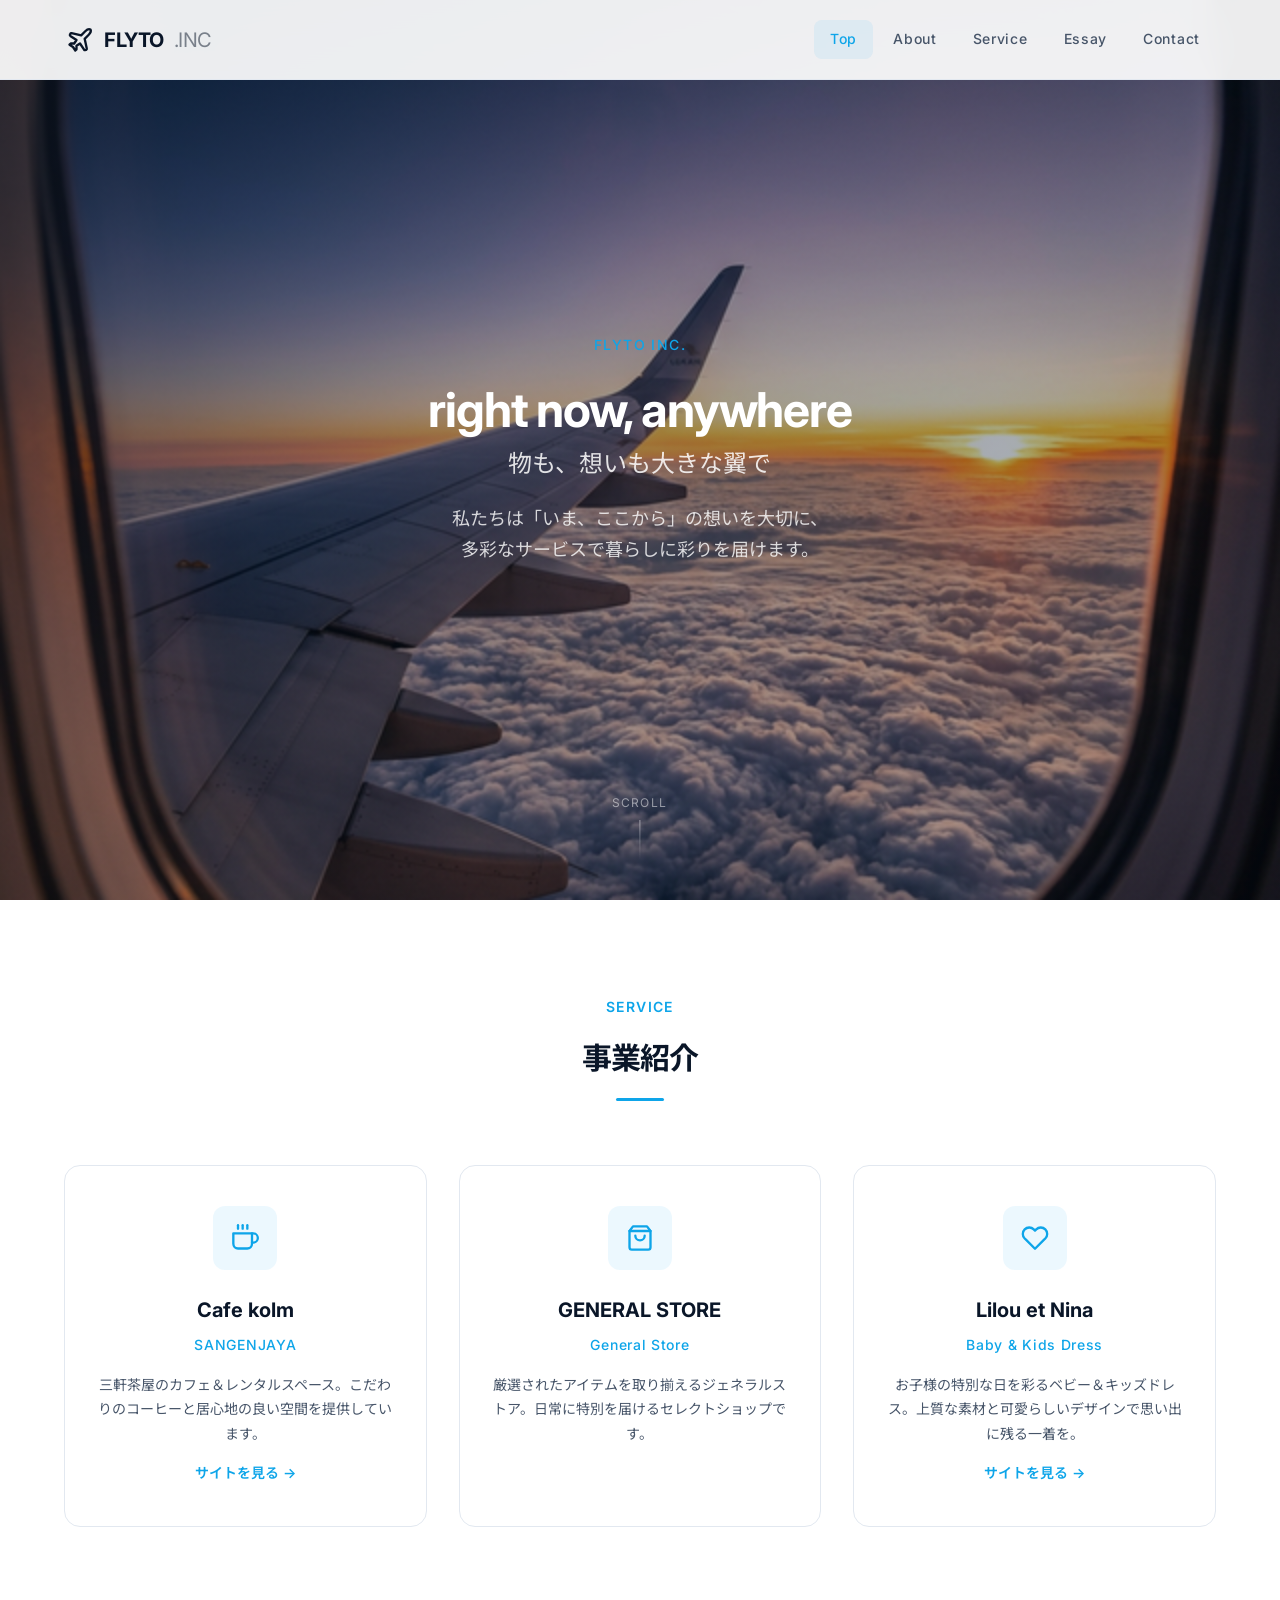
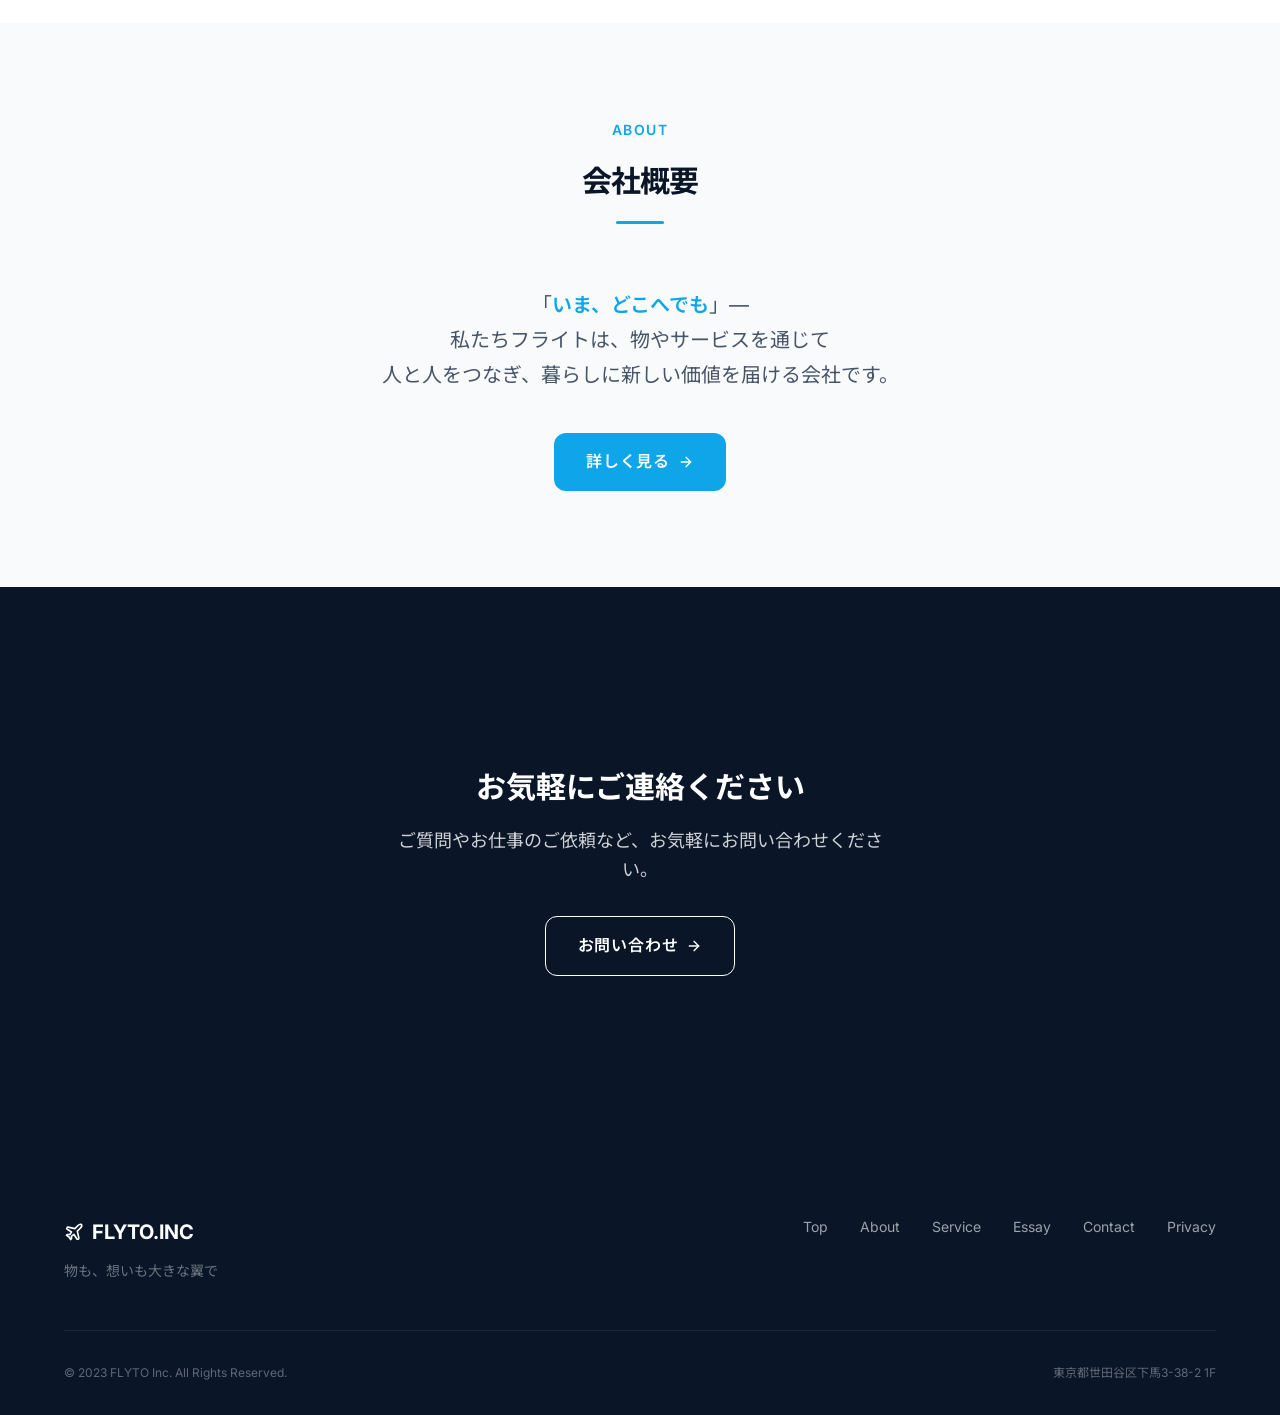
<file: index.html>
<!DOCTYPE html>
<html lang="ja">
<head>
  <meta charset="UTF-8">
  <meta name="viewport" content="width=device-width, initial-scale=1.0">
  <title>FLYTO Inc. | 物も、想いも大きな翼で</title>
  <meta name="description" content="株式会社フライト（FLYTO Inc.）の公式サイト。カフェ＆レンタルスペース、ジェネラルストア、ベビー＆キッズドレスなど多彩な事業を展開しています。">
  <meta property="og:title" content="FLYTO Inc. | 物も、想いも大きな翼で">
  <meta property="og:description" content="株式会社フライト（FLYTO Inc.）の公式サイト。多彩な事業を展開する東京のスタートアップ。">
  <meta property="og:type" content="website">
  <meta property="og:url" content="https://flyto.co.jp">
  <link rel="icon" type="image/svg+xml" href="favicon.svg">
  <link rel="preconnect" href="https://fonts.googleapis.com">
  <link rel="preconnect" href="https://fonts.gstatic.com" crossorigin>
  <link href="https://fonts.googleapis.com/css2?family=Inter:wght@400;500;600;700&family=Noto+Sans+JP:wght@400;500;600;700&display=swap" rel="stylesheet">
  <link rel="stylesheet" href="css/style.css">
</head>
<body>
  <!-- ── Header ── -->
  <header class="header" id="header">
    <div class="header__inner">
      <a href="index.html" class="header__logo" aria-label="FLYTO Inc. ホーム">
        <span class="header__logo-icon">
          <svg viewBox="0 0 24 24" fill="none" stroke="currentColor" stroke-width="2" stroke-linecap="round" stroke-linejoin="round">
            <path d="M17.8 19.2L16 11l3.5-3.5C21 6 21.5 4 21 3c-1-.5-3 0-4.5 1.5L13 8 4.8 6.2c-.5-.1-.9.1-1.1.5l-.3.5c-.2.5-.1 1 .3 1.3L9 12l-2 3H4l-1 1 3 2 2 3 1-1v-3l3-2 3.5 5.3c.3.4.8.5 1.3.3l.5-.2c.4-.3.6-.7.5-1.2z"/>
          </svg>
        </span>
        FLYTO<span style="font-weight: 400; opacity: 0.5; margin-left: 2px">.INC</span>
      </a>
      <nav class="header__nav" id="headerNav">
        <a href="index.html" class="header__nav-link active">Top</a>
        <a href="about.html" class="header__nav-link">About</a>
        <a href="service.html" class="header__nav-link">Service</a>
        <a href="essay/" class="header__nav-link">Essay</a>
        <a href="contact.html" class="header__nav-link">Contact</a>
      </nav>
      <button class="header__hamburger" id="hamburger" aria-label="メニューを開く">
        <span></span>
        <span></span>
        <span></span>
      </button>
    </div>
  </header>

  <!-- ── Mobile Nav ── -->
  <nav class="mobile-nav" id="mobileNav">
    <div class="mobile-nav__inner">
      <a href="index.html" class="mobile-nav__link">Top</a>
      <a href="about.html" class="mobile-nav__link">About</a>
      <a href="service.html" class="mobile-nav__link">Service</a>
      <a href="essay/" class="mobile-nav__link">Essay</a>
      <a href="contact.html" class="mobile-nav__link">Contact</a>
    </div>
  </nav>

  <!-- ── Hero ── -->
  <section class="hero" id="hero">
    <div class="hero__bg" style="background-image: url('images/hero-bg.png')"></div>
    <div class="hero__content">
      <p class="hero__tagline">FLYTO Inc.</p>
      <h1 class="hero__title">
        right now, anywhere
        <span class="hero__title-sub">物も、想いも大きな翼で</span>
      </h1>
      <p class="hero__description">
        私たちは「いま、ここから」の想いを大切に、<br>
        多彩なサービスで暮らしに彩りを届けます。
      </p>
    </div>
    <div class="hero__scroll-indicator">Scroll</div>
  </section>

  <!-- ── Services ── -->
  <section class="section" id="services">
    <div class="container">
      <div class="section-header reveal">
        <p class="section-header__label">Service</p>
        <h2 class="section-header__title">事業紹介</h2>
        <div class="section-header__divider"></div>
      </div>
      <div class="cards-grid">
        <div class="card reveal reveal-delay-1">
          <div class="card__icon">
            <svg viewBox="0 0 24 24" fill="none" stroke="currentColor" stroke-width="2" stroke-linecap="round" stroke-linejoin="round">
              <path d="M18 8h1a4 4 0 0 1 0 8h-1"/>
              <path d="M2 8h16v9a4 4 0 0 1-4 4H6a4 4 0 0 1-4-4V8z"/>
              <line x1="6" y1="1" x2="6" y2="4"/>
              <line x1="10" y1="1" x2="10" y2="4"/>
              <line x1="14" y1="1" x2="14" y2="4"/>
            </svg>
          </div>
          <h3 class="card__title">Cafe kolm</h3>
          <p class="card__subtitle">SANGENJAYA</p>
          <p class="card__description">三軒茶屋のカフェ＆レンタルスペース。こだわりのコーヒーと居心地の良い空間を提供しています。</p>
          <a href="https://kolm.jp/" target="_blank" rel="noopener noreferrer" class="card__link">サイトを見る →</a>
        </div>
        <div class="card reveal reveal-delay-2">
          <div class="card__icon">
            <svg viewBox="0 0 24 24" fill="none" stroke="currentColor" stroke-width="2" stroke-linecap="round" stroke-linejoin="round">
              <path d="M6 2L3 6v14a2 2 0 0 0 2 2h14a2 2 0 0 0 2-2V6l-3-4z"/>
              <line x1="3" y1="6" x2="21" y2="6"/>
              <path d="M16 10a4 4 0 0 1-8 0"/>
            </svg>
          </div>
          <h3 class="card__title">GENERAL STORE</h3>
          <p class="card__subtitle">General Store</p>
          <p class="card__description">厳選されたアイテムを取り揃えるジェネラルストア。日常に特別を届けるセレクトショップです。</p>
        </div>
        <div class="card reveal reveal-delay-3">
          <div class="card__icon">
            <svg viewBox="0 0 24 24" fill="none" stroke="currentColor" stroke-width="2" stroke-linecap="round" stroke-linejoin="round">
              <path d="M20.84 4.61a5.5 5.5 0 0 0-7.78 0L12 5.67l-1.06-1.06a5.5 5.5 0 0 0-7.78 7.78l1.06 1.06L12 21.23l7.78-7.78 1.06-1.06a5.5 5.5 0 0 0 0-7.78z"/>
            </svg>
          </div>
          <h3 class="card__title">Lilou et Nina</h3>
          <p class="card__subtitle">Baby &amp; Kids Dress</p>
          <p class="card__description">お子様の特別な日を彩るベビー＆キッズドレス。上質な素材と可愛らしいデザインで思い出に残る一着を。</p>
          <a href="https://lilouetnina.fashionstore.jp/" target="_blank" rel="noopener noreferrer" class="card__link">サイトを見る →</a>
        </div>
      </div>
    </div>
  </section>

  <!-- ── About Preview ── -->
  <section class="section section--alt" id="about-preview">
    <div class="container">
      <div class="section-header reveal">
        <p class="section-header__label">About</p>
        <h2 class="section-header__title">会社概要</h2>
        <div class="section-header__divider"></div>
      </div>
      <div class="mission reveal">
        <p class="mission__text">
          「<em>いま、どこへでも</em>」—<br>
          私たちフライトは、物やサービスを通じて<br>
          人と人をつなぎ、暮らしに新しい価値を届ける会社です。
        </p>
      </div>
      <div style="text-align: center; margin-top: var(--space-10);" class="reveal">
        <a href="about.html" class="btn btn--primary btn--lg">
          詳しく見る
          <svg viewBox="0 0 24 24" fill="none" stroke="currentColor" stroke-width="2" stroke-linecap="round" stroke-linejoin="round"><line x1="5" y1="12" x2="19" y2="12"/><polyline points="12 5 19 12 12 19"/></svg>
        </a>
      </div>
    </div>
  </section>

  <!-- ── CTA ── -->
  <section class="section section--dark">
    <div class="cta reveal">
      <h2 class="cta__title">お気軽にご連絡ください</h2>
      <p class="cta__description">ご質問やお仕事のご依頼など、お気軽にお問い合わせください。</p>
      <a href="contact.html" class="btn btn--outline btn--lg">
        お問い合わせ
        <svg viewBox="0 0 24 24" fill="none" stroke="currentColor" stroke-width="2" stroke-linecap="round" stroke-linejoin="round"><line x1="5" y1="12" x2="19" y2="12"/><polyline points="12 5 19 12 12 19"/></svg>
      </a>
    </div>
  </section>

  <!-- ── Footer ── -->
  <footer class="footer">
    <div class="container">
      <div class="footer__inner">
        <div class="footer__brand">
          <div class="footer__logo">
            <svg viewBox="0 0 24 24" fill="none" stroke="currentColor" stroke-width="2" stroke-linecap="round" stroke-linejoin="round" style="width:20px;height:20px;">
              <path d="M17.8 19.2L16 11l3.5-3.5C21 6 21.5 4 21 3c-1-.5-3 0-4.5 1.5L13 8 4.8 6.2c-.5-.1-.9.1-1.1.5l-.3.5c-.2.5-.1 1 .3 1.3L9 12l-2 3H4l-1 1 3 2 2 3 1-1v-3l3-2 3.5 5.3c.3.4.8.5 1.3.3l.5-.2c.4-.3.6-.7.5-1.2z"/>
            </svg>
            FLYTO.INC
          </div>
          <p class="footer__tagline">物も、想いも大きな翼で</p>
        </div>
        <nav class="footer__nav">
          <a href="index.html" class="footer__nav-link">Top</a>
          <a href="about.html" class="footer__nav-link">About</a>
          <a href="service.html" class="footer__nav-link">Service</a>
          <a href="essay/" class="footer__nav-link">Essay</a>
          <a href="contact.html" class="footer__nav-link">Contact</a>
          <a href="privacy.html" class="footer__nav-link">Privacy</a>
        </nav>
      </div>
      <div class="footer__bottom">
        <p class="footer__copy">&copy; 2023 FLYTO Inc. All Rights Reserved.</p>
        <p class="footer__address">東京都世田谷区下馬3-38-2 1F</p>
      </div>
    </div>
  </footer>

  <script src="js/main.js"></script>
</body>
</html>
</file>
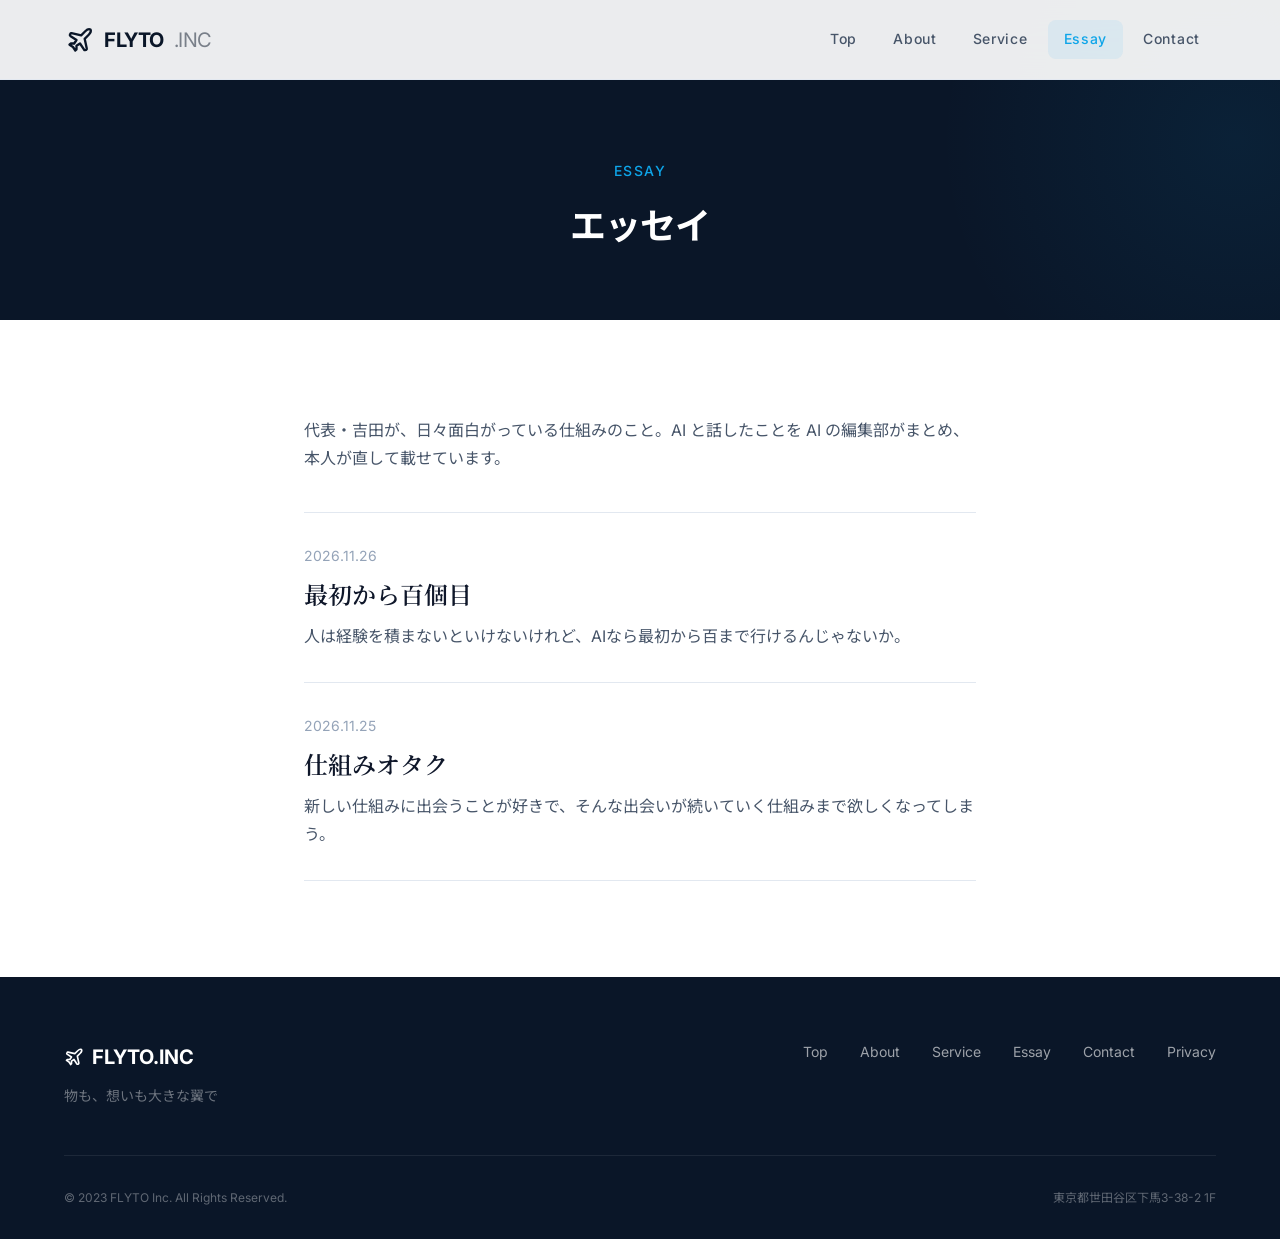
<file: essay/index.html>
<!DOCTYPE html>
<html lang="ja">
<head>
  <meta charset="UTF-8">
  <meta name="viewport" content="width=device-width, initial-scale=1.0">
  <title>Essay | FLYTO Inc.</title>
  <meta name="description" content="株式会社フライト代表・吉田 翼のエッセイ。日々面白がっている仕組みのこと。">
  <meta property="og:title" content="Essay | FLYTO Inc.">
  <meta property="og:description" content="株式会社フライト代表・吉田 翼のエッセイ。日々面白がっている仕組みのこと。">
  <meta property="og:type" content="website">
  <meta property="og:url" content="https://flyto.co.jp/essay/">
  <meta name="twitter:card" content="summary">
  <link rel="canonical" href="https://flyto.co.jp/essay/">
  <link rel="icon" type="image/svg+xml" href="../favicon.svg">
  <link rel="preconnect" href="https://fonts.googleapis.com">
  <link rel="preconnect" href="https://fonts.gstatic.com" crossorigin>
  <link href="https://fonts.googleapis.com/css2?family=Inter:wght@400;500;600;700&family=Noto+Sans+JP:wght@400;500;600;700&family=Noto+Serif+JP:wght@400;600&display=swap" rel="stylesheet">
  <link rel="stylesheet" href="../css/style.css">
  <link rel="alternate" type="application/rss+xml" title="FLYTO Essay" href="https://flyto.co.jp/essay/feed.xml">
</head>
<body>
  <header class="header" id="header">
    <div class="header__inner">
      <a href="../index.html" class="header__logo" aria-label="FLYTO Inc. ホーム">
        <span class="header__logo-icon"><svg viewBox="0 0 24 24" fill="none" stroke="currentColor" stroke-width="2" stroke-linecap="round" stroke-linejoin="round"><path d="M17.8 19.2L16 11l3.5-3.5C21 6 21.5 4 21 3c-1-.5-3 0-4.5 1.5L13 8 4.8 6.2c-.5-.1-.9.1-1.1.5l-.3.5c-.2.5-.1 1 .3 1.3L9 12l-2 3H4l-1 1 3 2 2 3 1-1v-3l3-2 3.5 5.3c.3.4.8.5 1.3.3l.5-.2c.4-.3.6-.7.5-1.2z"/></svg></span>
        FLYTO<span style="font-weight: 400; opacity: 0.5; margin-left: 2px">.INC</span>
      </a>
      <nav class="header__nav" id="headerNav">
        <a href="../index.html" class="header__nav-link">Top</a>
        <a href="../about.html" class="header__nav-link">About</a>
        <a href="../service.html" class="header__nav-link">Service</a>
        <a href="./" class="header__nav-link active">Essay</a>
        <a href="../contact.html" class="header__nav-link">Contact</a>
      </nav>
      <button class="header__hamburger" id="hamburger" aria-label="メニューを開く"><span></span><span></span><span></span></button>
    </div>
  </header>
  <nav class="mobile-nav" id="mobileNav">
    <div class="mobile-nav__inner">
      <a href="../index.html" class="mobile-nav__link">Top</a>
      <a href="../about.html" class="mobile-nav__link">About</a>
      <a href="../service.html" class="mobile-nav__link">Service</a>
      <a href="./" class="mobile-nav__link">Essay</a>
      <a href="../contact.html" class="mobile-nav__link">Contact</a>
    </div>
  </nav>

  <section class="page-header">
    <div class="container">
      <p class="page-header__label">Essay</p>
      <h1 class="page-header__title">エッセイ</h1>
    </div>
  </section>
  <section class="section">
    <div class="essay-list">
      <p class="essay-list__lead">代表・吉田が、日々面白がっている仕組みのこと。AI と話したことを AI の編集部がまとめ、本人が直して載せています。</p>
      <a class="essay-list__item" href="hyakkome.html">
        <p class="essay-list__date">2026.11.26</p>
        <h2 class="essay-list__title">最初から百個目</h2>
        <p class="essay-list__excerpt">人は経験を積まないといけないけれど、AIなら最初から百まで行けるんじゃないか。</p>
      </a>
      <a class="essay-list__item" href="kakanai-essay.html">
        <p class="essay-list__date">2026.11.25</p>
        <h2 class="essay-list__title">仕組みオタク</h2>
        <p class="essay-list__excerpt">新しい仕組みに出会うことが好きで、そんな出会いが続いていく仕組みまで欲しくなってしまう。</p>
      </a>
    </div>
  </section>
  <footer class="footer">
    <div class="container">
      <div class="footer__inner">
        <div class="footer__brand">
          <div class="footer__logo"><svg style="width:20px;height:20px;" viewBox="0 0 24 24" fill="none" stroke="currentColor" stroke-width="2" stroke-linecap="round" stroke-linejoin="round"><path d="M17.8 19.2L16 11l3.5-3.5C21 6 21.5 4 21 3c-1-.5-3 0-4.5 1.5L13 8 4.8 6.2c-.5-.1-.9.1-1.1.5l-.3.5c-.2.5-.1 1 .3 1.3L9 12l-2 3H4l-1 1 3 2 2 3 1-1v-3l3-2 3.5 5.3c.3.4.8.5 1.3.3l.5-.2c.4-.3.6-.7.5-1.2z"/></svg> FLYTO.INC</div>
          <p class="footer__tagline">物も、想いも大きな翼で</p>
        </div>
        <nav class="footer__nav">
          <a href="../index.html" class="footer__nav-link">Top</a>
          <a href="../about.html" class="footer__nav-link">About</a>
          <a href="../service.html" class="footer__nav-link">Service</a>
          <a href="./" class="footer__nav-link">Essay</a>
          <a href="../contact.html" class="footer__nav-link">Contact</a>
          <a href="../privacy.html" class="footer__nav-link">Privacy</a>
        </nav>
      </div>
      <div class="footer__bottom">
        <p class="footer__copy">&copy; 2023 FLYTO Inc. All Rights Reserved.</p>
        <p class="footer__address">東京都世田谷区下馬3-38-2 1F</p>
      </div>
    </div>
  </footer>
  <script src="../js/main.js"></script>
</body>
</html>
</file>
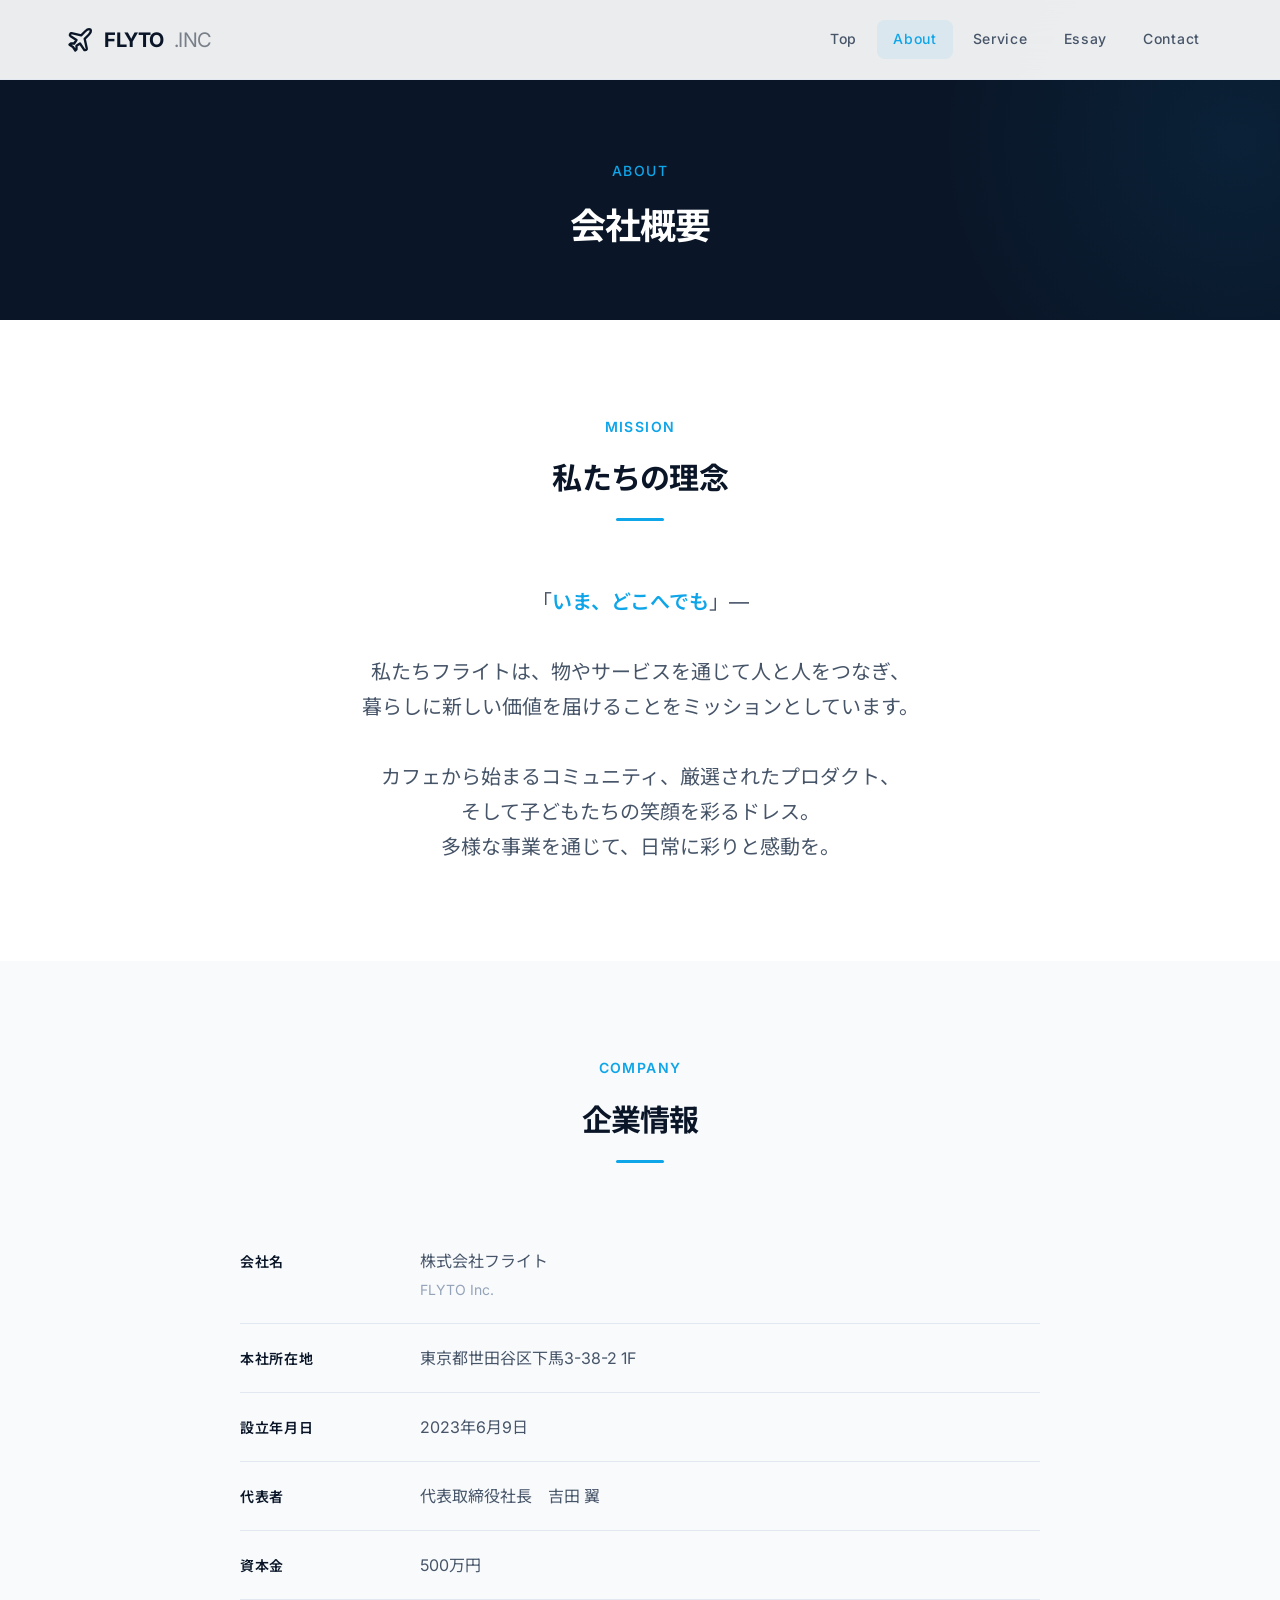
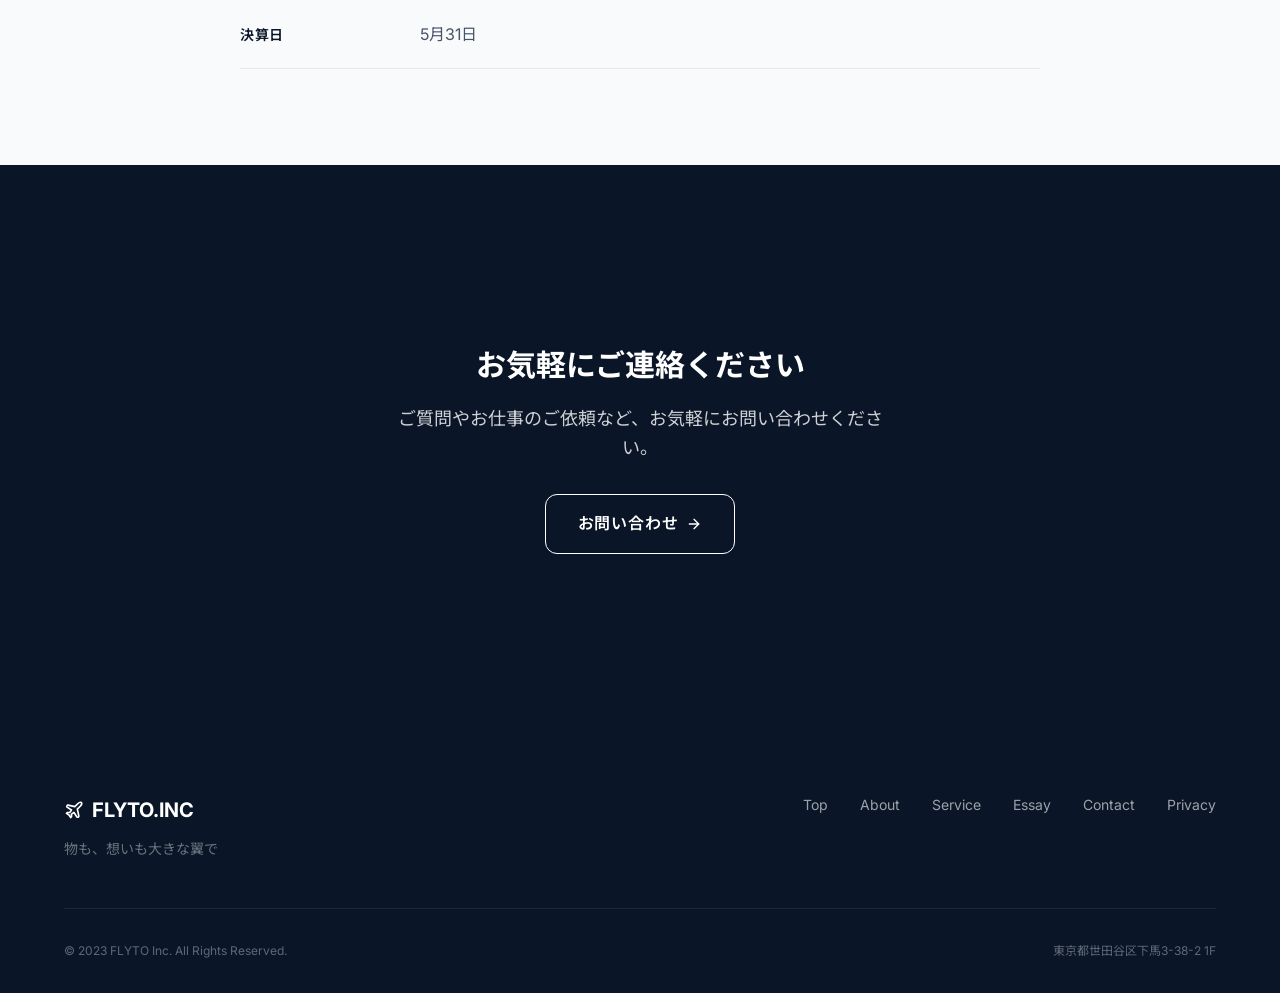
<file: about.html>
<!DOCTYPE html>
<html lang="ja">
<head>
  <meta charset="UTF-8">
  <meta name="viewport" content="width=device-width, initial-scale=1.0">
  <title>About | FLYTO Inc.</title>
  <meta name="description" content="株式会社フライト（FLYTO Inc.）の会社概要。東京都世田谷区を拠点に、カフェ・ストア・キッズドレスなど多角的な事業を展開。">
  <meta property="og:title" content="About | FLYTO Inc.">
  <meta property="og:description" content="株式会社フライト（FLYTO Inc.）の会社概要ページ。">
  <meta property="og:type" content="website">
  <link rel="icon" type="image/svg+xml" href="favicon.svg">
  <link rel="preconnect" href="https://fonts.googleapis.com">
  <link rel="preconnect" href="https://fonts.gstatic.com" crossorigin>
  <link href="https://fonts.googleapis.com/css2?family=Inter:wght@400;500;600;700&family=Noto+Sans+JP:wght@400;500;600;700&display=swap" rel="stylesheet">
  <link rel="stylesheet" href="css/style.css">
</head>
<body>
  <!-- ── Header ── -->
  <header class="header" id="header">
    <div class="header__inner">
      <a href="index.html" class="header__logo" aria-label="FLYTO Inc. ホーム">
        <span class="header__logo-icon">
          <svg viewBox="0 0 24 24" fill="none" stroke="currentColor" stroke-width="2" stroke-linecap="round" stroke-linejoin="round">
            <path d="M17.8 19.2L16 11l3.5-3.5C21 6 21.5 4 21 3c-1-.5-3 0-4.5 1.5L13 8 4.8 6.2c-.5-.1-.9.1-1.1.5l-.3.5c-.2.5-.1 1 .3 1.3L9 12l-2 3H4l-1 1 3 2 2 3 1-1v-3l3-2 3.5 5.3c.3.4.8.5 1.3.3l.5-.2c.4-.3.6-.7.5-1.2z"/>
          </svg>
        </span>
        FLYTO<span style="font-weight: 400; opacity: 0.5; margin-left: 2px">.INC</span>
      </a>
      <nav class="header__nav" id="headerNav">
        <a href="index.html" class="header__nav-link">Top</a>
        <a href="about.html" class="header__nav-link active">About</a>
        <a href="service.html" class="header__nav-link">Service</a>
        <a href="essay/" class="header__nav-link">Essay</a>
        <a href="contact.html" class="header__nav-link">Contact</a>
      </nav>
      <button class="header__hamburger" id="hamburger" aria-label="メニューを開く">
        <span></span>
        <span></span>
        <span></span>
      </button>
    </div>
  </header>

  <!-- ── Mobile Nav ── -->
  <nav class="mobile-nav" id="mobileNav">
    <div class="mobile-nav__inner">
      <a href="index.html" class="mobile-nav__link">Top</a>
      <a href="about.html" class="mobile-nav__link">About</a>
      <a href="service.html" class="mobile-nav__link">Service</a>
      <a href="essay/" class="mobile-nav__link">Essay</a>
      <a href="contact.html" class="mobile-nav__link">Contact</a>
    </div>
  </nav>

  <!-- ── Page Header ── -->
  <section class="page-header">
    <div class="container">
      <p class="page-header__label">About</p>
      <h1 class="page-header__title">会社概要</h1>
    </div>
  </section>

  <!-- ── Mission ── -->
  <section class="section">
    <div class="container">
      <div class="section-header reveal">
        <p class="section-header__label">Mission</p>
        <h2 class="section-header__title">私たちの理念</h2>
        <div class="section-header__divider"></div>
      </div>
      <div class="mission reveal">
        <p class="mission__text">
          「<em>いま、どこへでも</em>」—<br><br>
          私たちフライトは、物やサービスを通じて人と人をつなぎ、<br>
          暮らしに新しい価値を届けることをミッションとしています。<br><br>
          カフェから始まるコミュニティ、厳選されたプロダクト、<br>
          そして子どもたちの笑顔を彩るドレス。<br>
          多様な事業を通じて、日常に彩りと感動を。
        </p>
      </div>
    </div>
  </section>

  <!-- ── Company Info ── -->
  <section class="section section--alt">
    <div class="container">
      <div class="section-header reveal">
        <p class="section-header__label">Company</p>
        <h2 class="section-header__title">企業情報</h2>
        <div class="section-header__divider"></div>
      </div>
      <div class="info-table reveal">
        <div class="info-table__row">
          <div class="info-table__label">会社名</div>
          <div class="info-table__value">
            株式会社フライト<br>
            <span style="font-size: var(--text-sm); color: var(--color-text-light);">FLYTO Inc.</span>
          </div>
        </div>
        <div class="info-table__row">
          <div class="info-table__label">本社所在地</div>
          <div class="info-table__value">東京都世田谷区下馬3-38-2 1F</div>
        </div>
        <div class="info-table__row">
          <div class="info-table__label">設立年月日</div>
          <div class="info-table__value">2023年6月9日</div>
        </div>
        <div class="info-table__row">
          <div class="info-table__label">代表者</div>
          <div class="info-table__value">代表取締役社長　吉田 翼</div>
        </div>
        <div class="info-table__row">
          <div class="info-table__label">資本金</div>
          <div class="info-table__value">500万円</div>
        </div>
        <div class="info-table__row">
          <div class="info-table__label">決算日</div>
          <div class="info-table__value">5月31日</div>
        </div>
      </div>
    </div>
  </section>

  <!-- ── CTA ── -->
  <section class="section section--dark">
    <div class="cta reveal">
      <h2 class="cta__title">お気軽にご連絡ください</h2>
      <p class="cta__description">ご質問やお仕事のご依頼など、お気軽にお問い合わせください。</p>
      <a href="contact.html" class="btn btn--outline btn--lg">
        お問い合わせ
        <svg viewBox="0 0 24 24" fill="none" stroke="currentColor" stroke-width="2" stroke-linecap="round" stroke-linejoin="round"><line x1="5" y1="12" x2="19" y2="12"/><polyline points="12 5 19 12 12 19"/></svg>
      </a>
    </div>
  </section>

  <!-- ── Footer ── -->
  <footer class="footer">
    <div class="container">
      <div class="footer__inner">
        <div class="footer__brand">
          <div class="footer__logo">
            <svg viewBox="0 0 24 24" fill="none" stroke="currentColor" stroke-width="2" stroke-linecap="round" stroke-linejoin="round" style="width:20px;height:20px;">
              <path d="M17.8 19.2L16 11l3.5-3.5C21 6 21.5 4 21 3c-1-.5-3 0-4.5 1.5L13 8 4.8 6.2c-.5-.1-.9.1-1.1.5l-.3.5c-.2.5-.1 1 .3 1.3L9 12l-2 3H4l-1 1 3 2 2 3 1-1v-3l3-2 3.5 5.3c.3.4.8.5 1.3.3l.5-.2c.4-.3.6-.7.5-1.2z"/>
            </svg>
            FLYTO.INC
          </div>
          <p class="footer__tagline">物も、想いも大きな翼で</p>
        </div>
        <nav class="footer__nav">
          <a href="index.html" class="footer__nav-link">Top</a>
          <a href="about.html" class="footer__nav-link">About</a>
          <a href="service.html" class="footer__nav-link">Service</a>
          <a href="essay/" class="footer__nav-link">Essay</a>
          <a href="contact.html" class="footer__nav-link">Contact</a>
          <a href="privacy.html" class="footer__nav-link">Privacy</a>
        </nav>
      </div>
      <div class="footer__bottom">
        <p class="footer__copy">&copy; 2023 FLYTO Inc. All Rights Reserved.</p>
        <p class="footer__address">東京都世田谷区下馬3-38-2 1F</p>
      </div>
    </div>
  </footer>

  <script src="js/main.js"></script>
</body>
</html>
</file>
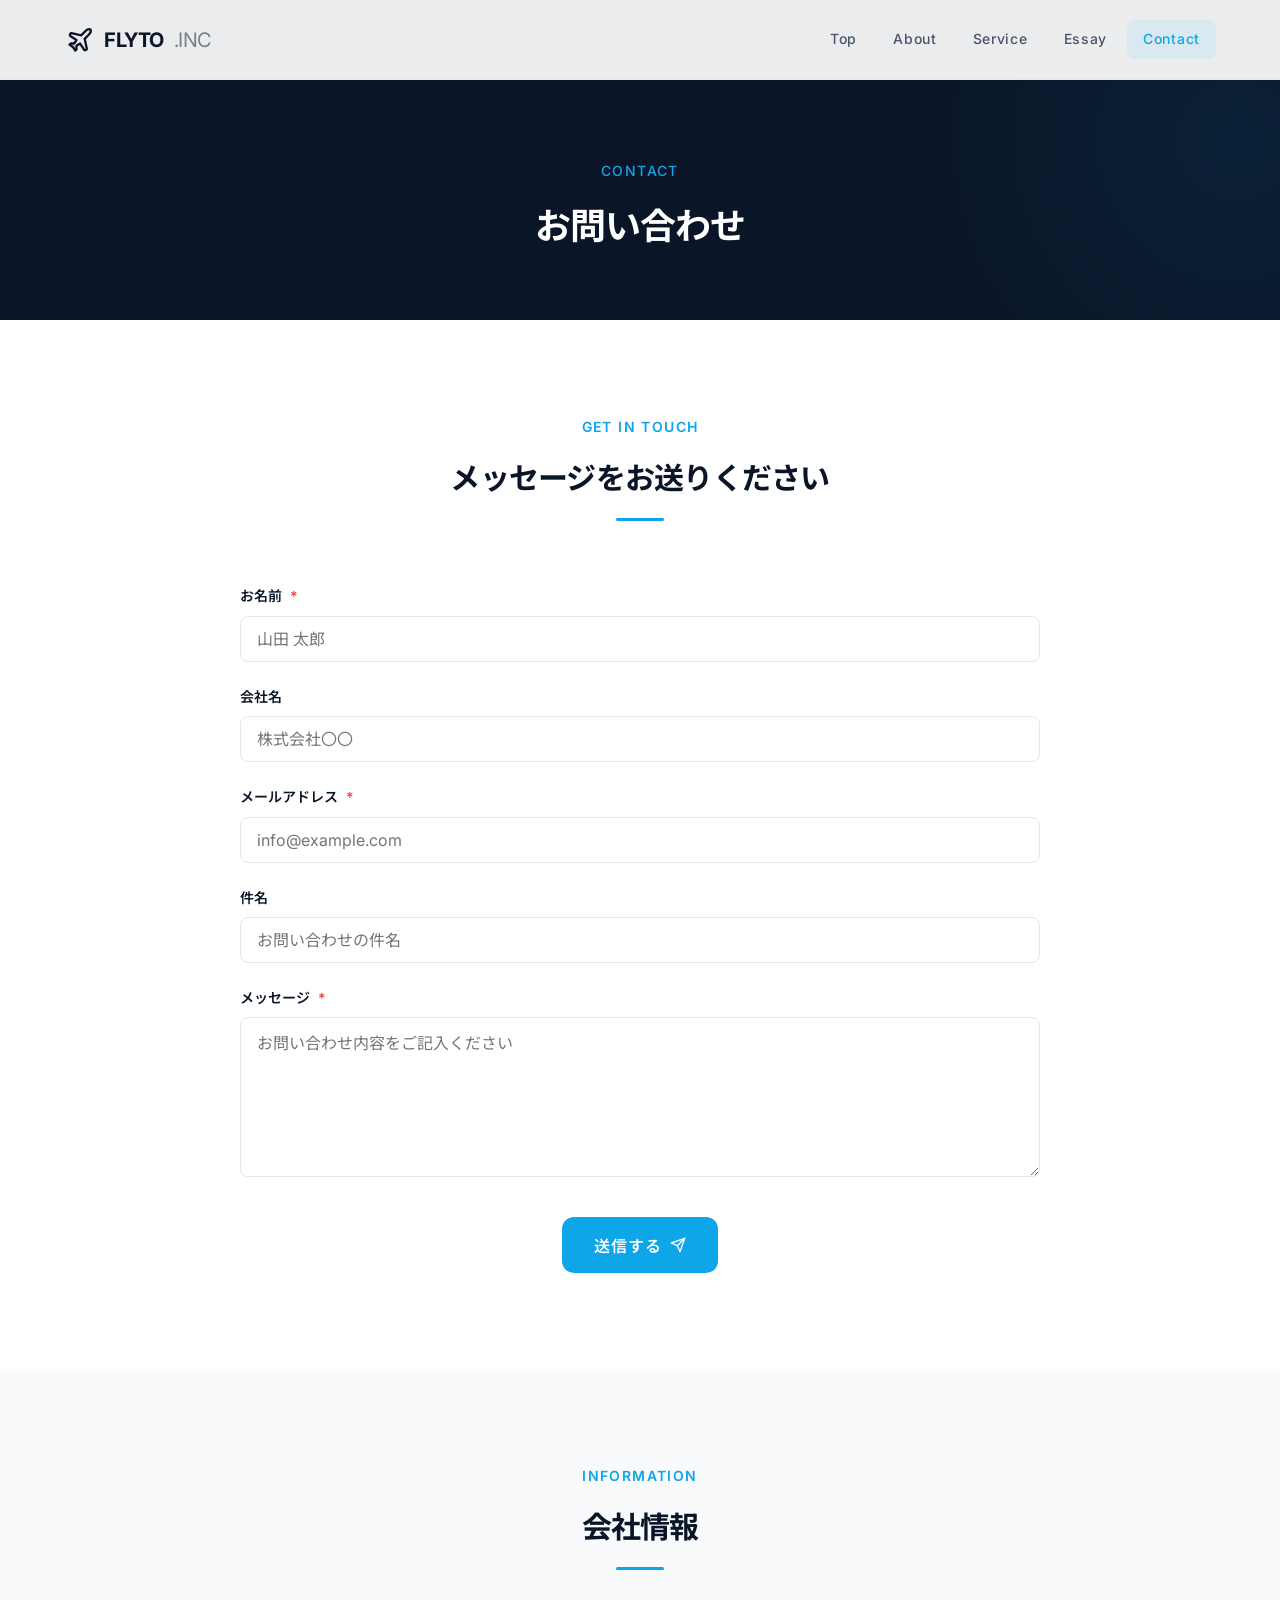
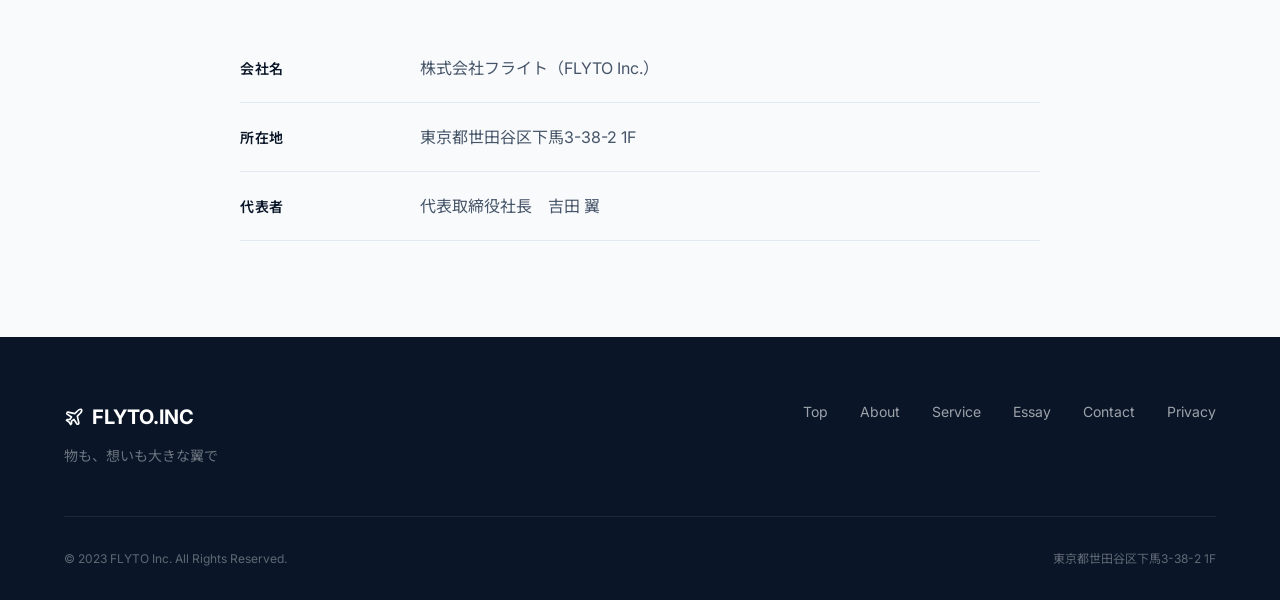
<file: contact.html>
<!DOCTYPE html>
<html lang="ja">
<head>
  <meta charset="UTF-8">
  <meta name="viewport" content="width=device-width, initial-scale=1.0">
  <title>Contact | FLYTO Inc.</title>
  <meta name="description" content="株式会社フライト（FLYTO Inc.）へのお問い合わせページ。ご質問やお仕事のご依頼など、お気軽にご連絡ください。">
  <meta property="og:title" content="Contact | FLYTO Inc.">
  <meta property="og:description" content="株式会社フライトへのお問い合わせはこちらから。">
  <meta property="og:type" content="website">
  <link rel="icon" type="image/svg+xml" href="favicon.svg">
  <link rel="preconnect" href="https://fonts.googleapis.com">
  <link rel="preconnect" href="https://fonts.gstatic.com" crossorigin>
  <link href="https://fonts.googleapis.com/css2?family=Inter:wght@400;500;600;700&family=Noto+Sans+JP:wght@400;500;600;700&display=swap" rel="stylesheet">
  <link rel="stylesheet" href="css/style.css">
</head>
<body>
  <!-- ── Header ── -->
  <header class="header" id="header">
    <div class="header__inner">
      <a href="index.html" class="header__logo" aria-label="FLYTO Inc. ホーム">
        <span class="header__logo-icon">
          <svg viewBox="0 0 24 24" fill="none" stroke="currentColor" stroke-width="2" stroke-linecap="round" stroke-linejoin="round">
            <path d="M17.8 19.2L16 11l3.5-3.5C21 6 21.5 4 21 3c-1-.5-3 0-4.5 1.5L13 8 4.8 6.2c-.5-.1-.9.1-1.1.5l-.3.5c-.2.5-.1 1 .3 1.3L9 12l-2 3H4l-1 1 3 2 2 3 1-1v-3l3-2 3.5 5.3c.3.4.8.5 1.3.3l.5-.2c.4-.3.6-.7.5-1.2z"/>
          </svg>
        </span>
        FLYTO<span style="font-weight: 400; opacity: 0.5; margin-left: 2px">.INC</span>
      </a>
      <nav class="header__nav" id="headerNav">
        <a href="index.html" class="header__nav-link">Top</a>
        <a href="about.html" class="header__nav-link">About</a>
        <a href="service.html" class="header__nav-link">Service</a>
        <a href="essay/" class="header__nav-link">Essay</a>
        <a href="contact.html" class="header__nav-link active">Contact</a>
      </nav>
      <button class="header__hamburger" id="hamburger" aria-label="メニューを開く">
        <span></span>
        <span></span>
        <span></span>
      </button>
    </div>
  </header>

  <!-- ── Mobile Nav ── -->
  <nav class="mobile-nav" id="mobileNav">
    <div class="mobile-nav__inner">
      <a href="index.html" class="mobile-nav__link">Top</a>
      <a href="about.html" class="mobile-nav__link">About</a>
      <a href="service.html" class="mobile-nav__link">Service</a>
      <a href="essay/" class="mobile-nav__link">Essay</a>
      <a href="contact.html" class="mobile-nav__link">Contact</a>
    </div>
  </nav>

  <!-- ── Page Header ── -->
  <section class="page-header">
    <div class="container">
      <p class="page-header__label">Contact</p>
      <h1 class="page-header__title">お問い合わせ</h1>
    </div>
  </section>

  <!-- ── Contact Section ── -->
  <section class="section">
    <div class="container">
      <div class="section-header reveal">
        <p class="section-header__label">Get in Touch</p>
        <h2 class="section-header__title">メッセージをお送りください</h2>
        <div class="section-header__divider"></div>
      </div>
              <form class="contact-form reveal" id="contactForm" action="https://api.web3forms.com/submit" method="POST">
                                    <input type="hidden" name="access_key" value="2ebfe160-f504-4ec9-a507-b1eed297a05f">
                          <input type="hidden" name="subject" value="【FLYTO HP】お問い合わせ">
                          <input type="hidden" name="from_name" value="FLYTO お問い合わせフォーム">
        <div class="form-group">
          <label class="form-group__label" for="contact-name">
            お名前 <span class="required">*</span>
          </label>
          <input class="form-group__input" type="text" id="contact-name" name="name" required placeholder="山田 太郎">
        </div>
        <div class="form-group">
          <label class="form-group__label" for="contact-company">
            会社名
          </label>
          <input class="form-group__input" type="text" id="contact-company" name="company" placeholder="株式会社〇〇">
        </div>
        <div class="form-group">
                    <label class="form-group__label" for="contact-email">
            メールアドレス <span class="required">*</span>
          </label>
          <input class="form-group__input" type="email" id="contact-email" name="email" required placeholder="info@example.com">
        </div>
        <div class="form-group">
          <label class="form-group__label" for="contact-subject">
            件名
          </label>
          <input class="form-group__input" type="text" id="contact-subject" name="subject" placeholder="お問い合わせの件名">
        </div>
        <div class="form-group">
          <label class="form-group__label" for="contact-message">
            メッセージ <span class="required">*</span>
          </label>
          <textarea class="form-group__textarea" id="contact-message" name="message" required placeholder="お問い合わせ内容をご記入ください"></textarea>
        </div>
        <div style="text-align: center; margin-top: var(--space-8);">
          <button type="submit" class="btn btn--primary btn--lg" id="contact-submit">
            送信する
            <svg viewBox="0 0 24 24" fill="none" stroke="currentColor" stroke-width="2" stroke-linecap="round" stroke-linejoin="round"><line x1="22" y1="2" x2="11" y2="13"/><polygon points="22 2 15 22 11 13 2 9 22 2"/></svg>
          </button>
        </div>
      </form>
    </div>
  </section>

  <!-- ── Company Info ── -->
  <section class="section section--alt">
    <div class="container">
      <div class="section-header reveal">
        <p class="section-header__label">Information</p>
        <h2 class="section-header__title">会社情報</h2>
        <div class="section-header__divider"></div>
      </div>
      <div class="info-table reveal">
        <div class="info-table__row">
          <div class="info-table__label">会社名</div>
          <div class="info-table__value">株式会社フライト（FLYTO Inc.）</div>
        </div>
        <div class="info-table__row">
          <div class="info-table__label">所在地</div>
          <div class="info-table__value">東京都世田谷区下馬3-38-2 1F</div>
        </div>
        <div class="info-table__row">
          <div class="info-table__label">代表者</div>
          <div class="info-table__value">代表取締役社長　吉田 翼</div>
        </div>
      </div>
    </div>
  </section>

  <!-- ── Footer ── -->
  <footer class="footer">
    <div class="container">
      <div class="footer__inner">
        <div class="footer__brand">
          <div class="footer__logo">
            <svg viewBox="0 0 24 24" fill="none" stroke="currentColor" stroke-width="2" stroke-linecap="round" stroke-linejoin="round" style="width:20px;height:20px;">
              <path d="M17.8 19.2L16 11l3.5-3.5C21 6 21.5 4 21 3c-1-.5-3 0-4.5 1.5L13 8 4.8 6.2c-.5-.1-.9.1-1.1.5l-.3.5c-.2.5-.1 1 .3 1.3L9 12l-2 3H4l-1 1 3 2 2 3 1-1v-3l3-2 3.5 5.3c.3.4.8.5 1.3.3l.5-.2c.4-.3.6-.7.5-1.2z"/>
            </svg>
            FLYTO.INC
          </div>
          <p class="footer__tagline">物も、想いも大きな翼で</p>
        </div>
        <nav class="footer__nav">
          <a href="index.html" class="footer__nav-link">Top</a>
          <a href="about.html" class="footer__nav-link">About</a>
          <a href="service.html" class="footer__nav-link">Service</a>
          <a href="essay/" class="footer__nav-link">Essay</a>
          <a href="contact.html" class="footer__nav-link">Contact</a>
          <a href="privacy.html" class="footer__nav-link">Privacy</a>
        </nav>
      </div>
      <div class="footer__bottom">
        <p class="footer__copy">&copy; 2023 FLYTO Inc. All Rights Reserved.</p>
        <p class="footer__address">東京都世田谷区下馬3-38-2 1F</p>
      </div>
    </div>
  </footer>

  <script src="js/main.js"></script>
</body>
</html>
</file>
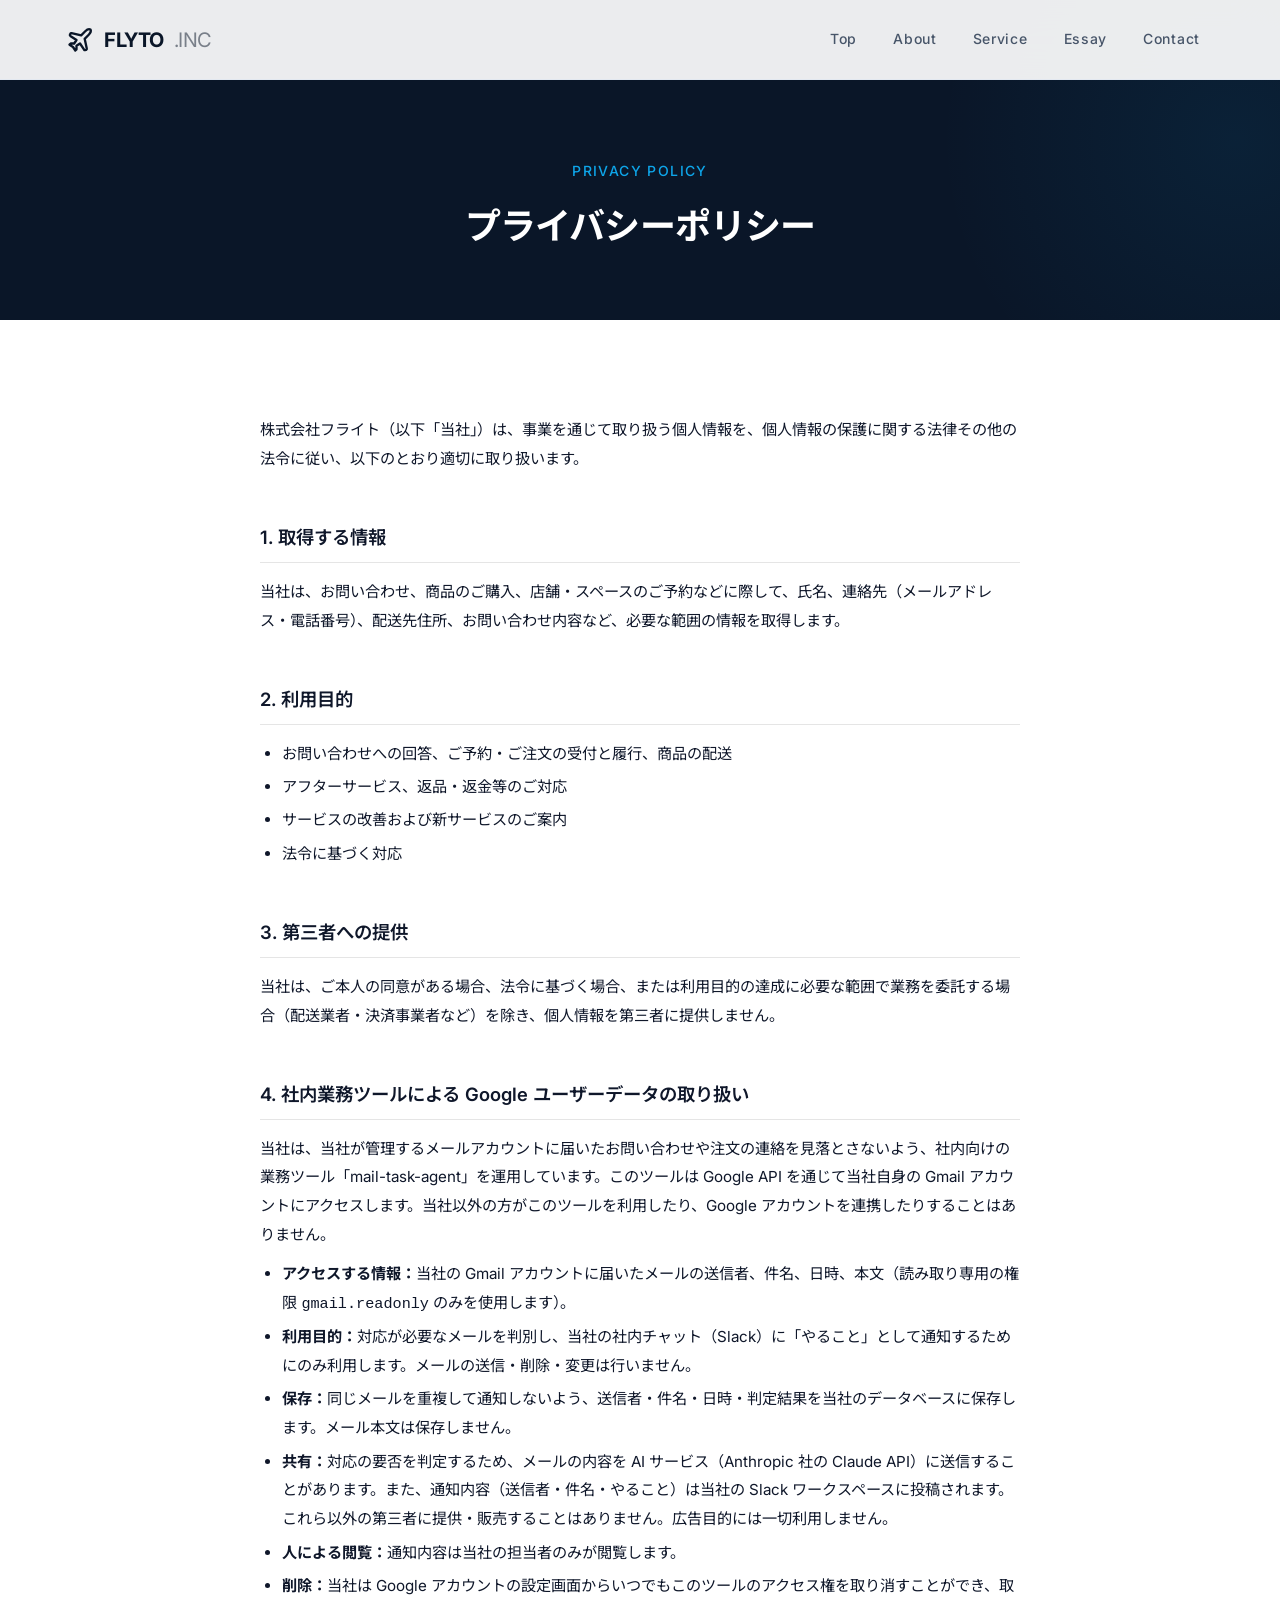
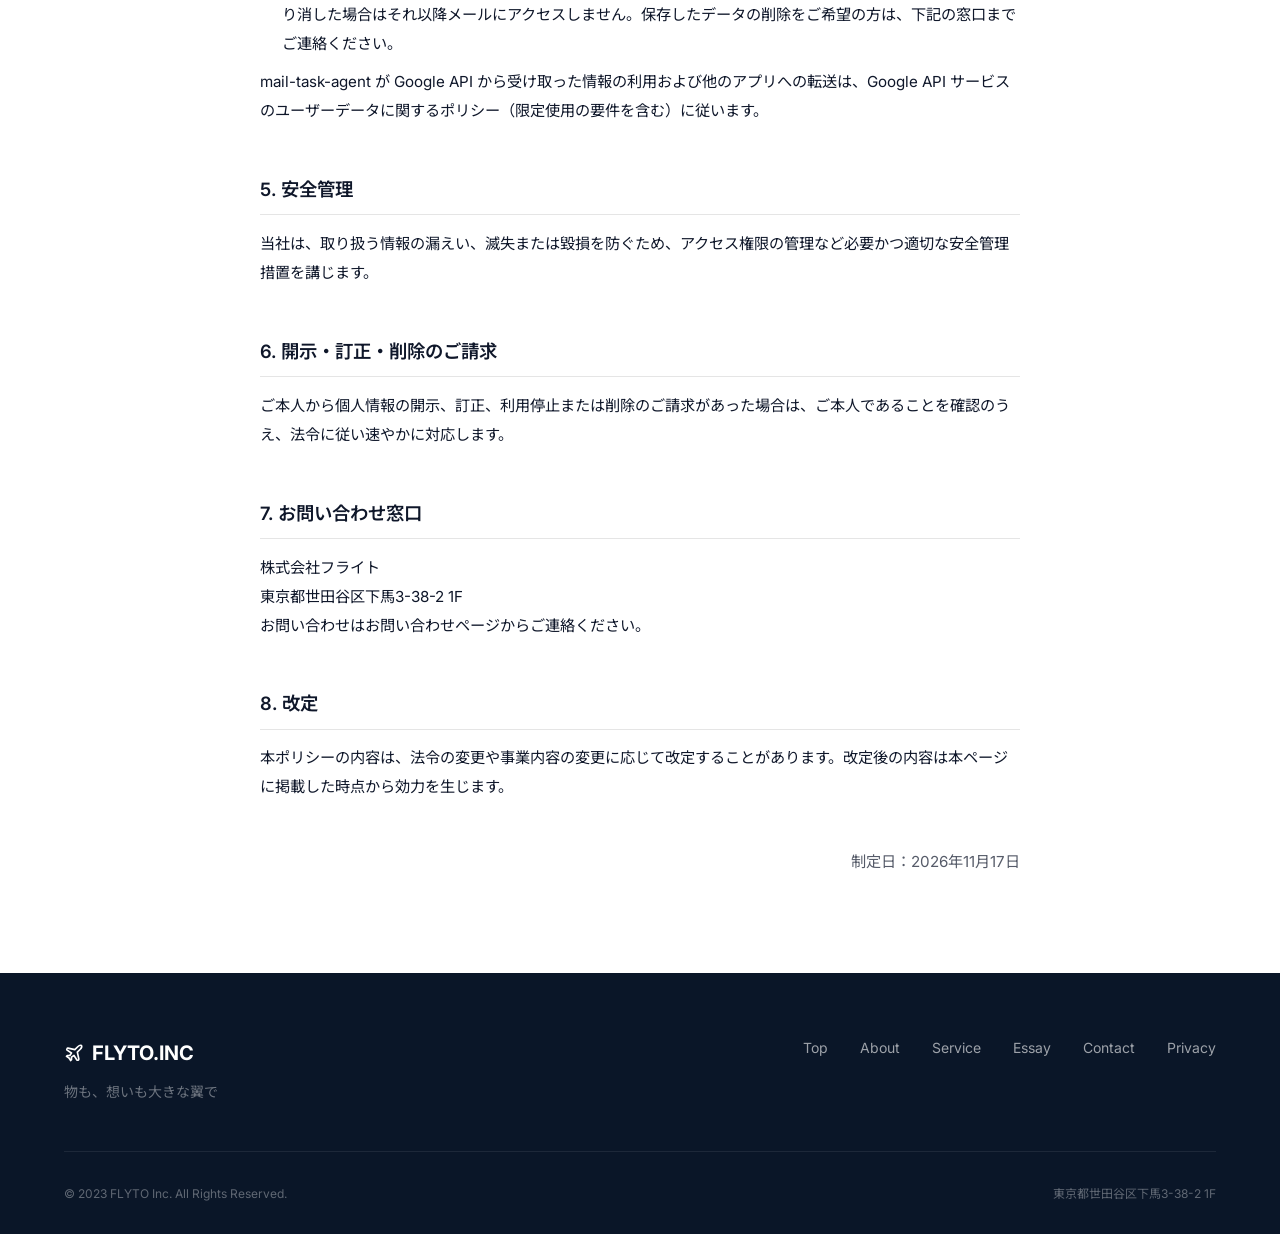
<file: privacy.html>
<!DOCTYPE html>
<html lang="ja">
<head>
  <meta charset="UTF-8">
  <meta name="viewport" content="width=device-width, initial-scale=1.0">
  <title>Privacy Policy | FLYTO Inc.</title>
  <meta name="description" content="株式会社フライト（FLYTO Inc.）のプライバシーポリシー。">
  <link rel="icon" type="image/svg+xml" href="favicon.svg">
  <link rel="preconnect" href="https://fonts.googleapis.com">
  <link rel="preconnect" href="https://fonts.gstatic.com" crossorigin>
  <link href="https://fonts.googleapis.com/css2?family=Inter:wght@400;500;600;700&family=Noto+Sans+JP:wght@400;500;600;700&display=swap" rel="stylesheet">
  <link rel="stylesheet" href="css/style.css">
  <style>
    .policy { max-width: 760px; margin: 0 auto; line-height: 1.9; }
    .policy h2 { font-size: 1.15rem; font-weight: 600; margin: 2.5em 0 0.8em; padding-bottom: 0.4em; border-bottom: 1px solid rgba(0,0,0,0.1); }
    .policy p, .policy li { font-size: 0.95rem; }
    .policy ul { padding-left: 1.4em; margin: 0.6em 0; list-style: disc; }
    .policy li { margin: 0.3em 0; }
    .policy__date { margin-top: 3em; font-size: 0.85rem; opacity: 0.7; text-align: right; }
  </style>
</head>
<body>
  <!-- ── Header ── -->
  <header class="header" id="header">
    <div class="header__inner">
      <a href="index.html" class="header__logo" aria-label="FLYTO Inc. ホーム">
        <span class="header__logo-icon">
          <svg viewBox="0 0 24 24" fill="none" stroke="currentColor" stroke-width="2" stroke-linecap="round" stroke-linejoin="round">
            <path d="M17.8 19.2L16 11l3.5-3.5C21 6 21.5 4 21 3c-1-.5-3 0-4.5 1.5L13 8 4.8 6.2c-.5-.1-.9.1-1.1.5l-.3.5c-.2.5-.1 1 .3 1.3L9 12l-2 3H4l-1 1 3 2 2 3 1-1v-3l3-2 3.5 5.3c.3.4.8.5 1.3.3l.5-.2c.4-.3.6-.7.5-1.2z"/>
          </svg>
        </span>
        FLYTO<span style="font-weight: 400; opacity: 0.5; margin-left: 2px">.INC</span>
      </a>
      <nav class="header__nav" id="headerNav">
        <a href="index.html" class="header__nav-link">Top</a>
        <a href="about.html" class="header__nav-link">About</a>
        <a href="service.html" class="header__nav-link">Service</a>
        <a href="essay/" class="header__nav-link">Essay</a>
        <a href="contact.html" class="header__nav-link">Contact</a>
      </nav>
      <button class="header__hamburger" id="hamburger" aria-label="メニューを開く">
        <span></span>
        <span></span>
        <span></span>
      </button>
    </div>
  </header>

  <!-- ── Mobile Nav ── -->
  <nav class="mobile-nav" id="mobileNav">
    <div class="mobile-nav__inner">
      <a href="index.html" class="mobile-nav__link">Top</a>
      <a href="about.html" class="mobile-nav__link">About</a>
      <a href="service.html" class="mobile-nav__link">Service</a>
      <a href="essay/" class="mobile-nav__link">Essay</a>
      <a href="contact.html" class="mobile-nav__link">Contact</a>
    </div>
  </nav>

  <!-- ── Page Header ── -->
  <section class="page-header">
    <div class="container">
      <p class="page-header__label">Privacy Policy</p>
      <h1 class="page-header__title">プライバシーポリシー</h1>
    </div>
  </section>

  <section class="section">
    <div class="container">
      <div class="policy">
        <p>株式会社フライト（以下「当社」）は、事業を通じて取り扱う個人情報を、個人情報の保護に関する法律その他の法令に従い、以下のとおり適切に取り扱います。</p>

        <h2>1. 取得する情報</h2>
        <p>当社は、お問い合わせ、商品のご購入、店舗・スペースのご予約などに際して、氏名、連絡先（メールアドレス・電話番号）、配送先住所、お問い合わせ内容など、必要な範囲の情報を取得します。</p>

        <h2>2. 利用目的</h2>
        <ul>
          <li>お問い合わせへの回答、ご予約・ご注文の受付と履行、商品の配送</li>
          <li>アフターサービス、返品・返金等のご対応</li>
          <li>サービスの改善および新サービスのご案内</li>
          <li>法令に基づく対応</li>
        </ul>

        <h2>3. 第三者への提供</h2>
        <p>当社は、ご本人の同意がある場合、法令に基づく場合、または利用目的の達成に必要な範囲で業務を委託する場合（配送業者・決済事業者など）を除き、個人情報を第三者に提供しません。</p>

        <h2>4. 社内業務ツールによる Google ユーザーデータの取り扱い</h2>
        <p>当社は、当社が管理するメールアカウントに届いたお問い合わせや注文の連絡を見落とさないよう、社内向けの業務ツール「mail-task-agent」を運用しています。このツールは Google API を通じて当社自身の Gmail アカウントにアクセスします。当社以外の方がこのツールを利用したり、Google アカウントを連携したりすることはありません。</p>
        <ul>
          <li><strong>アクセスする情報：</strong>当社の Gmail アカウントに届いたメールの送信者、件名、日時、本文（読み取り専用の権限 <code>gmail.readonly</code> のみを使用します）。</li>
          <li><strong>利用目的：</strong>対応が必要なメールを判別し、当社の社内チャット（Slack）に「やること」として通知するためにのみ利用します。メールの送信・削除・変更は行いません。</li>
          <li><strong>保存：</strong>同じメールを重複して通知しないよう、送信者・件名・日時・判定結果を当社のデータベースに保存します。メール本文は保存しません。</li>
          <li><strong>共有：</strong>対応の要否を判定するため、メールの内容を AI サービス（Anthropic 社の Claude API）に送信することがあります。また、通知内容（送信者・件名・やること）は当社の Slack ワークスペースに投稿されます。これら以外の第三者に提供・販売することはありません。広告目的には一切利用しません。</li>
          <li><strong>人による閲覧：</strong>通知内容は当社の担当者のみが閲覧します。</li>
          <li><strong>削除：</strong>当社は Google アカウントの設定画面からいつでもこのツールのアクセス権を取り消すことができ、取り消した場合はそれ以降メールにアクセスしません。保存したデータの削除をご希望の方は、下記の窓口までご連絡ください。</li>
        </ul>
        <p>mail-task-agent が Google API から受け取った情報の利用および他のアプリへの転送は、<a href="https://developers.google.com/terms/api-services-user-data-policy" target="_blank" rel="noopener">Google API サービスのユーザーデータに関するポリシー</a>（限定使用の要件を含む）に従います。</p>

        <h2>5. 安全管理</h2>
        <p>当社は、取り扱う情報の漏えい、滅失または毀損を防ぐため、アクセス権限の管理など必要かつ適切な安全管理措置を講じます。</p>

        <h2>6. 開示・訂正・削除のご請求</h2>
        <p>ご本人から個人情報の開示、訂正、利用停止または削除のご請求があった場合は、ご本人であることを確認のうえ、法令に従い速やかに対応します。</p>

        <h2>7. お問い合わせ窓口</h2>
        <p>株式会社フライト<br>東京都世田谷区下馬3-38-2 1F<br>お問い合わせは<a href="contact.html">お問い合わせページ</a>からご連絡ください。</p>

        <h2>8. 改定</h2>
        <p>本ポリシーの内容は、法令の変更や事業内容の変更に応じて改定することがあります。改定後の内容は本ページに掲載した時点から効力を生じます。</p>

        <p class="policy__date">制定日：2026年11月17日</p>
      </div>
    </div>
  </section>

  <!-- ── Footer ── -->
  <footer class="footer">
    <div class="container">
      <div class="footer__inner">
        <div class="footer__brand">
          <div class="footer__logo">
            <svg viewBox="0 0 24 24" fill="none" stroke="currentColor" stroke-width="2" stroke-linecap="round" stroke-linejoin="round" style="width:20px;height:20px;">
              <path d="M17.8 19.2L16 11l3.5-3.5C21 6 21.5 4 21 3c-1-.5-3 0-4.5 1.5L13 8 4.8 6.2c-.5-.1-.9.1-1.1.5l-.3.5c-.2.5-.1 1 .3 1.3L9 12l-2 3H4l-1 1 3 2 2 3 1-1v-3l3-2 3.5 5.3c.3.4.8.5 1.3.3l.5-.2c.4-.3.6-.7.5-1.2z"/>
            </svg>
            FLYTO.INC
          </div>
          <p class="footer__tagline">物も、想いも大きな翼で</p>
        </div>
        <nav class="footer__nav">
          <a href="index.html" class="footer__nav-link">Top</a>
          <a href="about.html" class="footer__nav-link">About</a>
          <a href="service.html" class="footer__nav-link">Service</a>
          <a href="essay/" class="footer__nav-link">Essay</a>
          <a href="contact.html" class="footer__nav-link">Contact</a>
          <a href="privacy.html" class="footer__nav-link">Privacy</a>
        </nav>
      </div>
      <div class="footer__bottom">
        <p class="footer__copy">&copy; 2023 FLYTO Inc. All Rights Reserved.</p>
        <p class="footer__address">東京都世田谷区下馬3-38-2 1F</p>
      </div>
    </div>
  </footer>
  <script src="js/main.js"></script>
</body>
</html>
</file>
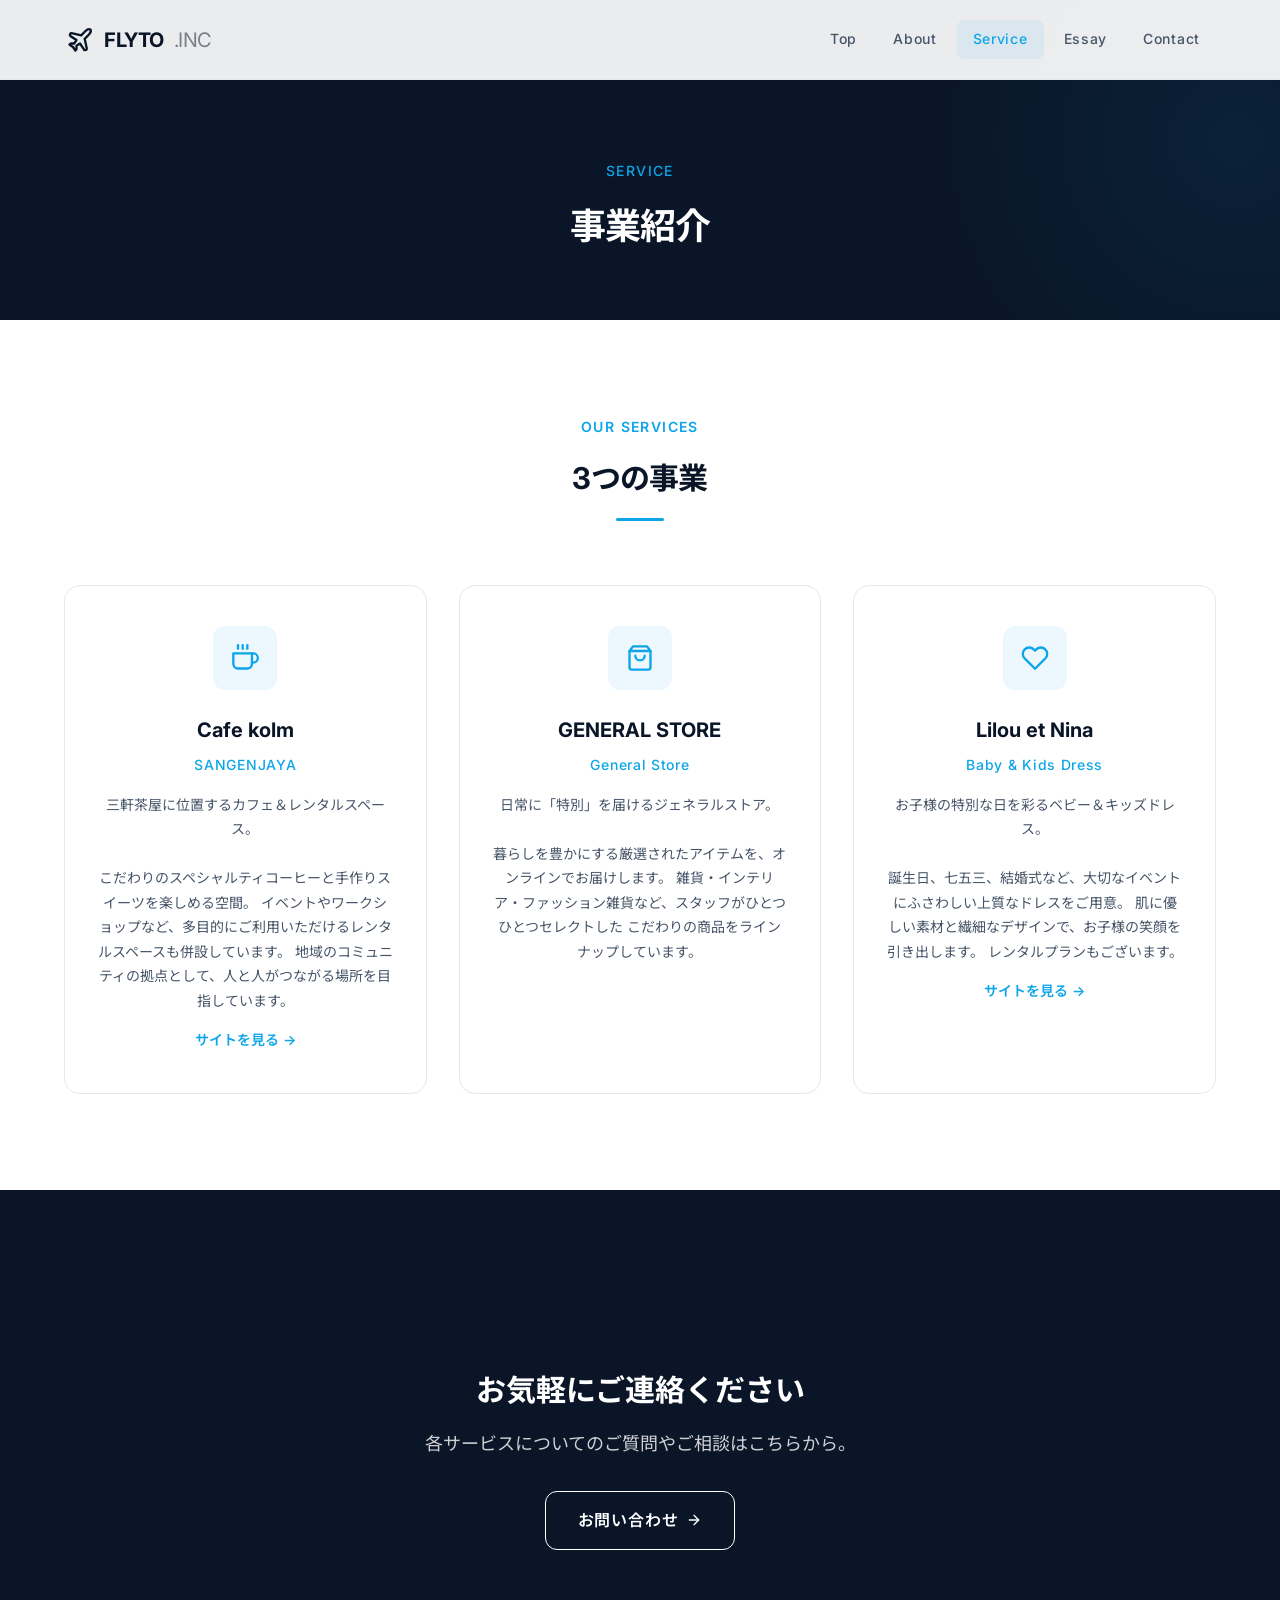
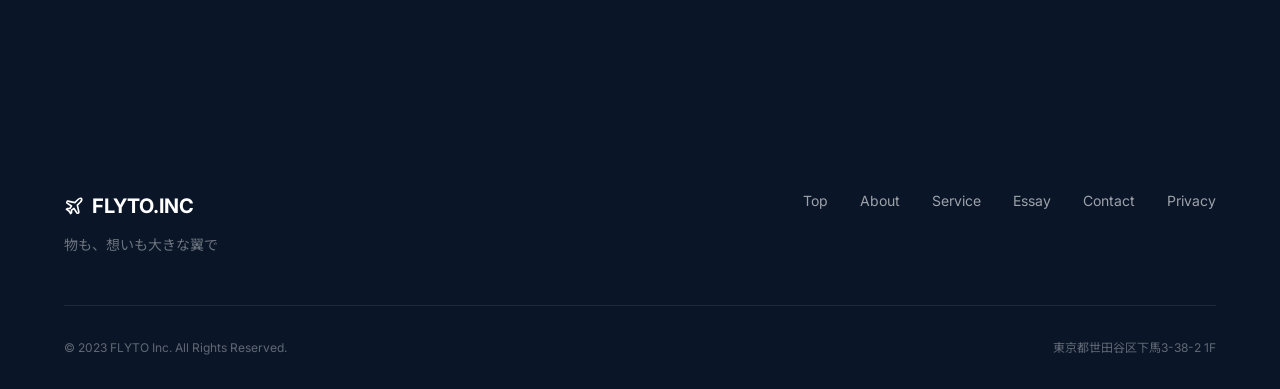
<file: service.html>
<!DOCTYPE html>
<html lang="ja">
<head>
  <meta charset="UTF-8">
  <meta name="viewport" content="width=device-width, initial-scale=1.0">
  <title>Service | FLYTO Inc.</title>
  <meta name="description" content="株式会社フライトの事業紹介。Cafe kolm SANGENJAYA、GENERAL STORE、Lilou et Ninaの3つのサービスを展開。">
  <meta property="og:title" content="Service | FLYTO Inc.">
  <meta property="og:description" content="株式会社フライトの事業紹介ページ。多彩なサービスをご覧ください。">
  <meta property="og:type" content="website">
  <link rel="icon" type="image/svg+xml" href="favicon.svg">
  <link rel="preconnect" href="https://fonts.googleapis.com">
  <link rel="preconnect" href="https://fonts.gstatic.com" crossorigin>
  <link href="https://fonts.googleapis.com/css2?family=Inter:wght@400;500;600;700&family=Noto+Sans+JP:wght@400;500;600;700&display=swap" rel="stylesheet">
  <link rel="stylesheet" href="css/style.css">
</head>
<body>
  <!-- ── Header ── -->
  <header class="header" id="header">
    <div class="header__inner">
      <a href="index.html" class="header__logo" aria-label="FLYTO Inc. ホーム">
        <span class="header__logo-icon">
          <svg viewBox="0 0 24 24" fill="none" stroke="currentColor" stroke-width="2" stroke-linecap="round" stroke-linejoin="round">
            <path d="M17.8 19.2L16 11l3.5-3.5C21 6 21.5 4 21 3c-1-.5-3 0-4.5 1.5L13 8 4.8 6.2c-.5-.1-.9.1-1.1.5l-.3.5c-.2.5-.1 1 .3 1.3L9 12l-2 3H4l-1 1 3 2 2 3 1-1v-3l3-2 3.5 5.3c.3.4.8.5 1.3.3l.5-.2c.4-.3.6-.7.5-1.2z"/>
          </svg>
        </span>
        FLYTO<span style="font-weight: 400; opacity: 0.5; margin-left: 2px">.INC</span>
      </a>
      <nav class="header__nav" id="headerNav">
        <a href="index.html" class="header__nav-link">Top</a>
        <a href="about.html" class="header__nav-link">About</a>
        <a href="service.html" class="header__nav-link active">Service</a>
        <a href="essay/" class="header__nav-link">Essay</a>
        <a href="contact.html" class="header__nav-link">Contact</a>
      </nav>
      <button class="header__hamburger" id="hamburger" aria-label="メニューを開く">
        <span></span>
        <span></span>
        <span></span>
      </button>
    </div>
  </header>

  <!-- ── Mobile Nav ── -->
  <nav class="mobile-nav" id="mobileNav">
    <div class="mobile-nav__inner">
      <a href="index.html" class="mobile-nav__link">Top</a>
      <a href="about.html" class="mobile-nav__link">About</a>
      <a href="service.html" class="mobile-nav__link">Service</a>
      <a href="essay/" class="mobile-nav__link">Essay</a>
      <a href="contact.html" class="mobile-nav__link">Contact</a>
    </div>
  </nav>

  <!-- ── Page Header ── -->
  <section class="page-header">
    <div class="container">
      <p class="page-header__label">Service</p>
      <h1 class="page-header__title">事業紹介</h1>
    </div>
  </section>

  <!-- ── Services Detail ── -->
  <section class="section">
    <div class="container">
      <div class="section-header reveal">
        <p class="section-header__label">Our Services</p>
        <h2 class="section-header__title">3つの事業</h2>
        <div class="section-header__divider"></div>
      </div>
      <div class="cards-grid">
        <div class="card reveal reveal-delay-1">
          <div class="card__icon">
            <svg viewBox="0 0 24 24" fill="none" stroke="currentColor" stroke-width="2" stroke-linecap="round" stroke-linejoin="round">
              <path d="M18 8h1a4 4 0 0 1 0 8h-1"/>
              <path d="M2 8h16v9a4 4 0 0 1-4 4H6a4 4 0 0 1-4-4V8z"/>
              <line x1="6" y1="1" x2="6" y2="4"/>
              <line x1="10" y1="1" x2="10" y2="4"/>
              <line x1="14" y1="1" x2="14" y2="4"/>
            </svg>
          </div>
          <h3 class="card__title">Cafe kolm</h3>
          <p class="card__subtitle">SANGENJAYA</p>
          <p class="card__description">
            三軒茶屋に位置するカフェ＆レンタルスペース。<br><br>
            こだわりのスペシャルティコーヒーと手作りスイーツを楽しめる空間。
            イベントやワークショップなど、多目的にご利用いただけるレンタルスペースも併設しています。
            地域のコミュニティの拠点として、人と人がつながる場所を目指しています。
          </p>
          <a href="https://kolm.jp/" target="_blank" rel="noopener noreferrer" class="card__link">サイトを見る →</a>
        </div>
        <div class="card reveal reveal-delay-2">
          <div class="card__icon">
            <svg viewBox="0 0 24 24" fill="none" stroke="currentColor" stroke-width="2" stroke-linecap="round" stroke-linejoin="round">
              <path d="M6 2L3 6v14a2 2 0 0 0 2 2h14a2 2 0 0 0 2-2V6l-3-4z"/>
              <line x1="3" y1="6" x2="21" y2="6"/>
              <path d="M16 10a4 4 0 0 1-8 0"/>
            </svg>
          </div>
          <h3 class="card__title">GENERAL STORE</h3>
          <p class="card__subtitle">General Store</p>
          <p class="card__description">
            日常に「特別」を届けるジェネラルストア。<br><br>
            暮らしを豊かにする厳選されたアイテムを、オンラインでお届けします。
            雑貨・インテリア・ファッション雑貨など、スタッフがひとつひとつセレクトした
            こだわりの商品をラインナップしています。
          </p>
        </div>
        <div class="card reveal reveal-delay-3">
          <div class="card__icon">
            <svg viewBox="0 0 24 24" fill="none" stroke="currentColor" stroke-width="2" stroke-linecap="round" stroke-linejoin="round">
              <path d="M20.84 4.61a5.5 5.5 0 0 0-7.78 0L12 5.67l-1.06-1.06a5.5 5.5 0 0 0-7.78 7.78l1.06 1.06L12 21.23l7.78-7.78 1.06-1.06a5.5 5.5 0 0 0 0-7.78z"/>
            </svg>
          </div>
          <h3 class="card__title">Lilou et Nina</h3>
          <p class="card__subtitle">Baby &amp; Kids Dress</p>
          <p class="card__description">
            お子様の特別な日を彩るベビー＆キッズドレス。<br><br>
            誕生日、七五三、結婚式など、大切なイベントにふさわしい上質なドレスをご用意。
            肌に優しい素材と繊細なデザインで、お子様の笑顔を引き出します。
            レンタルプランもございます。
          </p>
          <a href="https://lilouetnina.fashionstore.jp/" target="_blank" rel="noopener noreferrer" class="card__link">サイトを見る →</a>
        </div>
      </div>
    </div>
  </section>

  <!-- ── CTA ── -->
  <section class="section section--dark">
    <div class="cta reveal">
      <h2 class="cta__title">お気軽にご連絡ください</h2>
      <p class="cta__description">各サービスについてのご質問やご相談はこちらから。</p>
      <a href="contact.html" class="btn btn--outline btn--lg">
        お問い合わせ
        <svg viewBox="0 0 24 24" fill="none" stroke="currentColor" stroke-width="2" stroke-linecap="round" stroke-linejoin="round"><line x1="5" y1="12" x2="19" y2="12"/><polyline points="12 5 19 12 12 19"/></svg>
      </a>
    </div>
  </section>

  <!-- ── Footer ── -->
  <footer class="footer">
    <div class="container">
      <div class="footer__inner">
        <div class="footer__brand">
          <div class="footer__logo">
            <svg viewBox="0 0 24 24" fill="none" stroke="currentColor" stroke-width="2" stroke-linecap="round" stroke-linejoin="round" style="width:20px;height:20px;">
              <path d="M17.8 19.2L16 11l3.5-3.5C21 6 21.5 4 21 3c-1-.5-3 0-4.5 1.5L13 8 4.8 6.2c-.5-.1-.9.1-1.1.5l-.3.5c-.2.5-.1 1 .3 1.3L9 12l-2 3H4l-1 1 3 2 2 3 1-1v-3l3-2 3.5 5.3c.3.4.8.5 1.3.3l.5-.2c.4-.3.6-.7.5-1.2z"/>
            </svg>
            FLYTO.INC
          </div>
          <p class="footer__tagline">物も、想いも大きな翼で</p>
        </div>
        <nav class="footer__nav">
          <a href="index.html" class="footer__nav-link">Top</a>
          <a href="about.html" class="footer__nav-link">About</a>
          <a href="service.html" class="footer__nav-link">Service</a>
          <a href="essay/" class="footer__nav-link">Essay</a>
          <a href="contact.html" class="footer__nav-link">Contact</a>
          <a href="privacy.html" class="footer__nav-link">Privacy</a>
        </nav>
      </div>
      <div class="footer__bottom">
        <p class="footer__copy">&copy; 2023 FLYTO Inc. All Rights Reserved.</p>
        <p class="footer__address">東京都世田谷区下馬3-38-2 1F</p>
      </div>
    </div>
  </footer>

  <script src="js/main.js"></script>
</body>
</html>
</file>
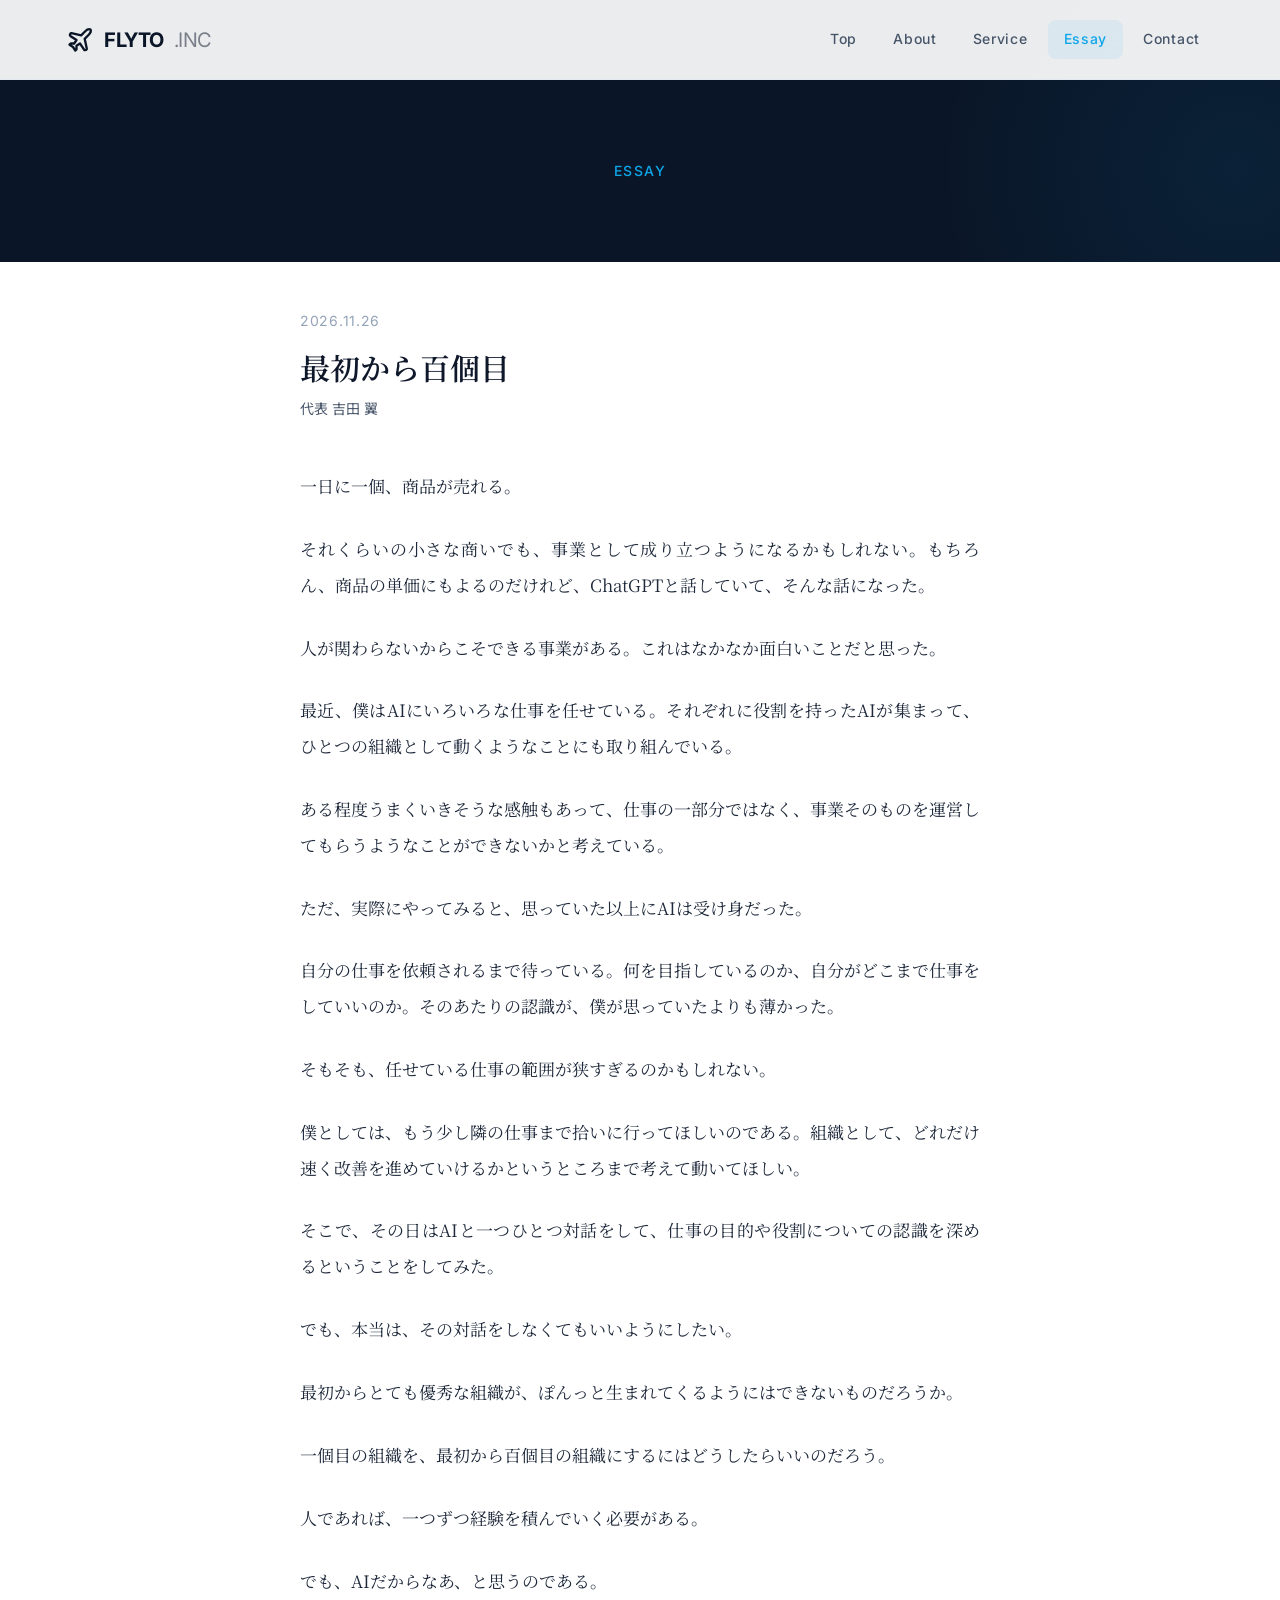
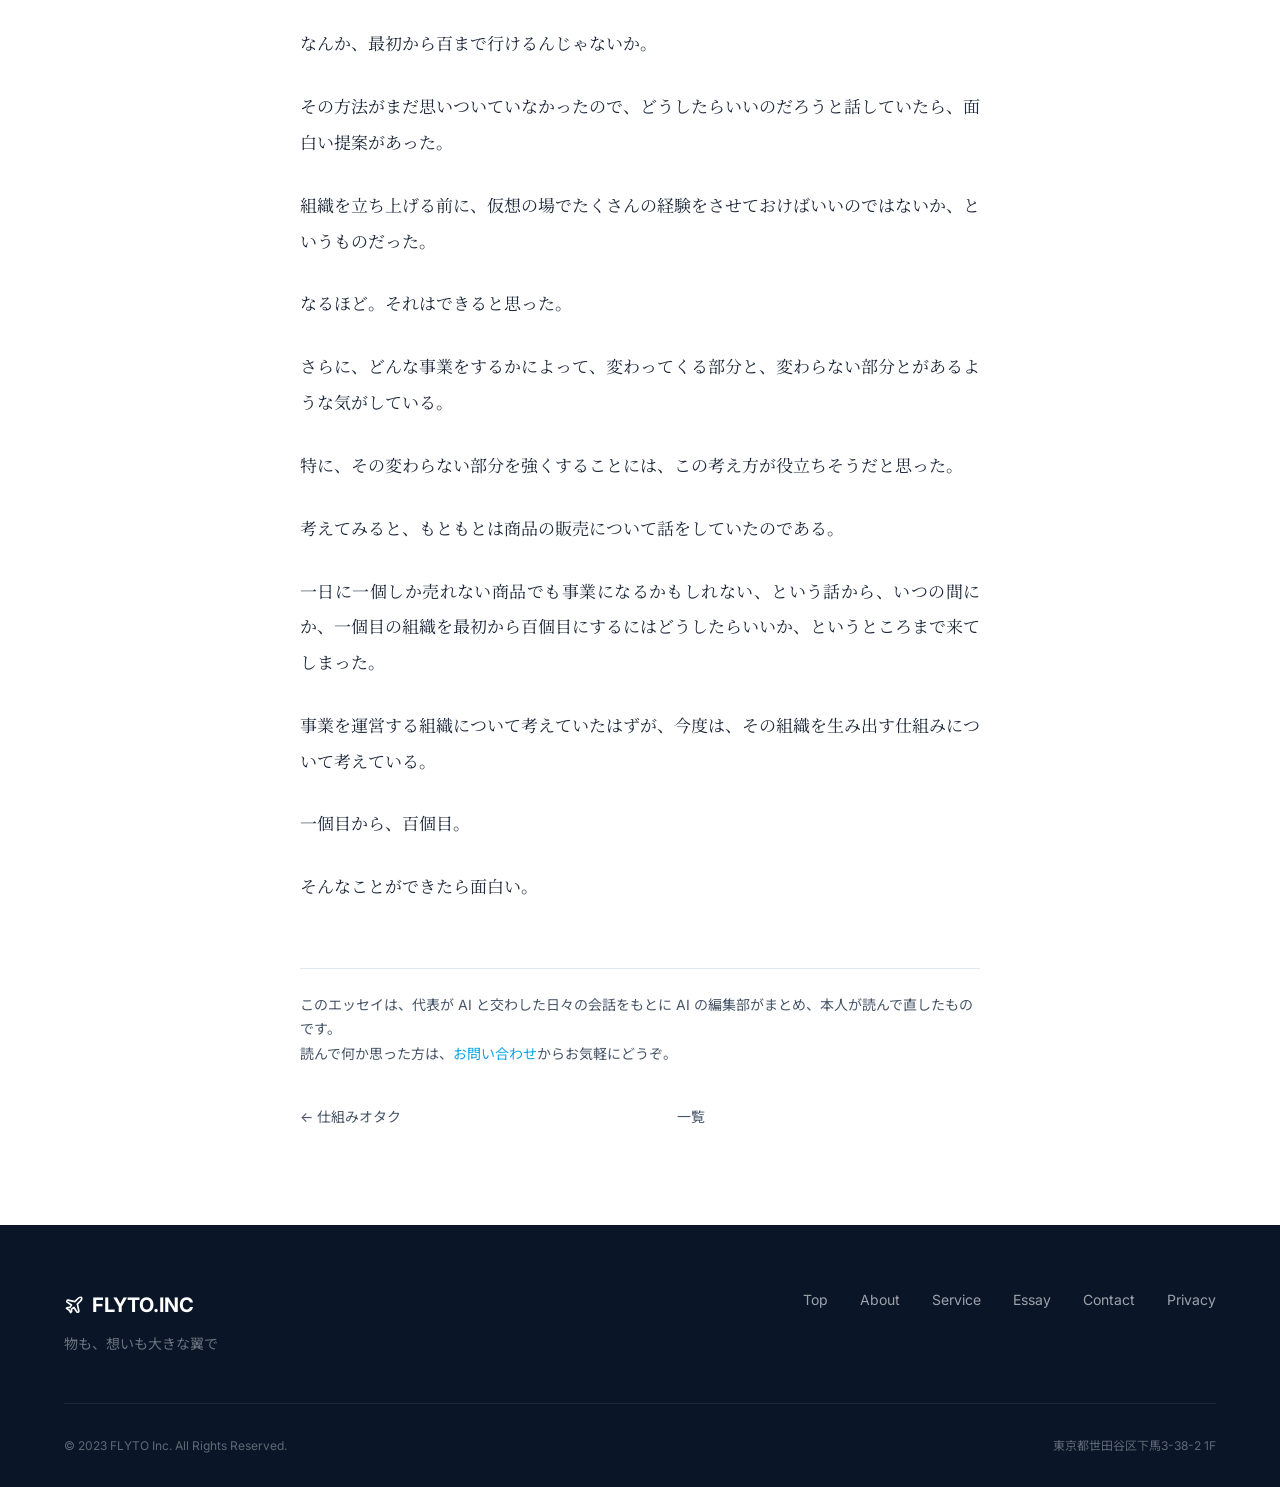
<file: essay/hyakkome.html>
<!DOCTYPE html>
<html lang="ja">
<head>
  <meta charset="UTF-8">
  <meta name="viewport" content="width=device-width, initial-scale=1.0">
  <title>最初から百個目 | Essay | FLYTO Inc.</title>
  <meta name="description" content="人は経験を積まないといけないけれど、AIなら最初から百まで行けるんじゃないか。">
  <meta property="og:title" content="最初から百個目 | Essay | FLYTO Inc.">
  <meta property="og:description" content="人は経験を積まないといけないけれど、AIなら最初から百まで行けるんじゃないか。">
  <meta property="og:type" content="article">
  <meta property="og:url" content="https://flyto.co.jp/essay/hyakkome.html">
  <meta name="twitter:card" content="summary">
  <link rel="canonical" href="https://flyto.co.jp/essay/hyakkome.html">
  <link rel="icon" type="image/svg+xml" href="../favicon.svg">
  <link rel="preconnect" href="https://fonts.googleapis.com">
  <link rel="preconnect" href="https://fonts.gstatic.com" crossorigin>
  <link href="https://fonts.googleapis.com/css2?family=Inter:wght@400;500;600;700&family=Noto+Sans+JP:wght@400;500;600;700&family=Noto+Serif+JP:wght@400;600&display=swap" rel="stylesheet">
  <link rel="stylesheet" href="../css/style.css">
  <link rel="alternate" type="application/rss+xml" title="FLYTO Essay" href="https://flyto.co.jp/essay/feed.xml">
</head>
<body>
  <header class="header" id="header">
    <div class="header__inner">
      <a href="../index.html" class="header__logo" aria-label="FLYTO Inc. ホーム">
        <span class="header__logo-icon"><svg viewBox="0 0 24 24" fill="none" stroke="currentColor" stroke-width="2" stroke-linecap="round" stroke-linejoin="round"><path d="M17.8 19.2L16 11l3.5-3.5C21 6 21.5 4 21 3c-1-.5-3 0-4.5 1.5L13 8 4.8 6.2c-.5-.1-.9.1-1.1.5l-.3.5c-.2.5-.1 1 .3 1.3L9 12l-2 3H4l-1 1 3 2 2 3 1-1v-3l3-2 3.5 5.3c.3.4.8.5 1.3.3l.5-.2c.4-.3.6-.7.5-1.2z"/></svg></span>
        FLYTO<span style="font-weight: 400; opacity: 0.5; margin-left: 2px">.INC</span>
      </a>
      <nav class="header__nav" id="headerNav">
        <a href="../index.html" class="header__nav-link">Top</a>
        <a href="../about.html" class="header__nav-link">About</a>
        <a href="../service.html" class="header__nav-link">Service</a>
        <a href="./" class="header__nav-link active">Essay</a>
        <a href="../contact.html" class="header__nav-link">Contact</a>
      </nav>
      <button class="header__hamburger" id="hamburger" aria-label="メニューを開く"><span></span><span></span><span></span></button>
    </div>
  </header>
  <nav class="mobile-nav" id="mobileNav">
    <div class="mobile-nav__inner">
      <a href="../index.html" class="mobile-nav__link">Top</a>
      <a href="../about.html" class="mobile-nav__link">About</a>
      <a href="../service.html" class="mobile-nav__link">Service</a>
      <a href="./" class="mobile-nav__link">Essay</a>
      <a href="../contact.html" class="mobile-nav__link">Contact</a>
    </div>
  </nav>

  <section class="page-header">
    <div class="container">
      <p class="page-header__label">Essay</p>
    </div>
  </section>
  <article class="essay">
    <div class="essay__inner">
      <p class="essay__date">2026.11.26</p>
      <h1 class="essay__title">最初から百個目</h1>
      <p class="essay__byline">代表 吉田 翼</p>
      <div class="essay__body">
        <p>一日に一個、商品が売れる。</p>
        <p>それくらいの小さな商いでも、事業として成り立つようになるかもしれない。もちろん、商品の単価にもよるのだけれど、ChatGPTと話していて、そんな話になった。</p>
        <p>人が関わらないからこそできる事業がある。これはなかなか面白いことだと思った。</p>
        <p>最近、僕はAIにいろいろな仕事を任せている。それぞれに役割を持ったAIが集まって、ひとつの組織として動くようなことにも取り組んでいる。</p>
        <p>ある程度うまくいきそうな感触もあって、仕事の一部分ではなく、事業そのものを運営してもらうようなことができないかと考えている。</p>
        <p>ただ、実際にやってみると、思っていた以上にAIは受け身だった。</p>
        <p>自分の仕事を依頼されるまで待っている。何を目指しているのか、自分がどこまで仕事をしていいのか。そのあたりの認識が、僕が思っていたよりも薄かった。</p>
        <p>そもそも、任せている仕事の範囲が狭すぎるのかもしれない。</p>
        <p>僕としては、もう少し隣の仕事まで拾いに行ってほしいのである。組織として、どれだけ速く改善を進めていけるかというところまで考えて動いてほしい。</p>
        <p>そこで、その日はAIと一つひとつ対話をして、仕事の目的や役割についての認識を深めるということをしてみた。</p>
        <p>でも、本当は、その対話をしなくてもいいようにしたい。</p>
        <p>最初からとても優秀な組織が、ぽんっと生まれてくるようにはできないものだろうか。</p>
        <p>一個目の組織を、最初から百個目の組織にするにはどうしたらいいのだろう。</p>
        <p>人であれば、一つずつ経験を積んでいく必要がある。</p>
        <p>でも、AIだからなあ、と思うのである。</p>
        <p>なんか、最初から百まで行けるんじゃないか。</p>
        <p>その方法がまだ思いついていなかったので、どうしたらいいのだろうと話していたら、面白い提案があった。</p>
        <p>組織を立ち上げる前に、仮想の場でたくさんの経験をさせておけばいいのではないか、というものだった。</p>
        <p>なるほど。それはできると思った。</p>
        <p>さらに、どんな事業をするかによって、変わってくる部分と、変わらない部分とがあるような気がしている。</p>
        <p>特に、その変わらない部分を強くすることには、この考え方が役立ちそうだと思った。</p>
        <p>考えてみると、もともとは商品の販売について話をしていたのである。</p>
        <p>一日に一個しか売れない商品でも事業になるかもしれない、という話から、いつの間にか、一個目の組織を最初から百個目にするにはどうしたらいいか、というところまで来てしまった。</p>
        <p>事業を運営する組織について考えていたはずが、今度は、その組織を生み出す仕組みについて考えている。</p>
        <p>一個目から、百個目。</p>
        <p>そんなことができたら面白い。</p>
      </div>
      <aside class="essay__note">
        <p>このエッセイは、代表が AI と交わした日々の会話をもとに AI の編集部がまとめ、本人が読んで直したものです。</p>
        <p>読んで何か思った方は、<a href="../contact.html">お問い合わせ</a>からお気軽にどうぞ。</p>
      </aside>
      <nav class="essay__pager">
        <a href="kakanai-essay.html" class="essay__pager-link">← 仕組みオタク</a>
        <a href="./" class="essay__pager-link">一覧</a>
        <span></span>
      </nav>
    </div>
  </article>
  <footer class="footer">
    <div class="container">
      <div class="footer__inner">
        <div class="footer__brand">
          <div class="footer__logo"><svg style="width:20px;height:20px;" viewBox="0 0 24 24" fill="none" stroke="currentColor" stroke-width="2" stroke-linecap="round" stroke-linejoin="round"><path d="M17.8 19.2L16 11l3.5-3.5C21 6 21.5 4 21 3c-1-.5-3 0-4.5 1.5L13 8 4.8 6.2c-.5-.1-.9.1-1.1.5l-.3.5c-.2.5-.1 1 .3 1.3L9 12l-2 3H4l-1 1 3 2 2 3 1-1v-3l3-2 3.5 5.3c.3.4.8.5 1.3.3l.5-.2c.4-.3.6-.7.5-1.2z"/></svg> FLYTO.INC</div>
          <p class="footer__tagline">物も、想いも大きな翼で</p>
        </div>
        <nav class="footer__nav">
          <a href="../index.html" class="footer__nav-link">Top</a>
          <a href="../about.html" class="footer__nav-link">About</a>
          <a href="../service.html" class="footer__nav-link">Service</a>
          <a href="./" class="footer__nav-link">Essay</a>
          <a href="../contact.html" class="footer__nav-link">Contact</a>
          <a href="../privacy.html" class="footer__nav-link">Privacy</a>
        </nav>
      </div>
      <div class="footer__bottom">
        <p class="footer__copy">&copy; 2023 FLYTO Inc. All Rights Reserved.</p>
        <p class="footer__address">東京都世田谷区下馬3-38-2 1F</p>
      </div>
    </div>
  </footer>
  <script src="../js/main.js"></script>
</body>
</html>
</file>
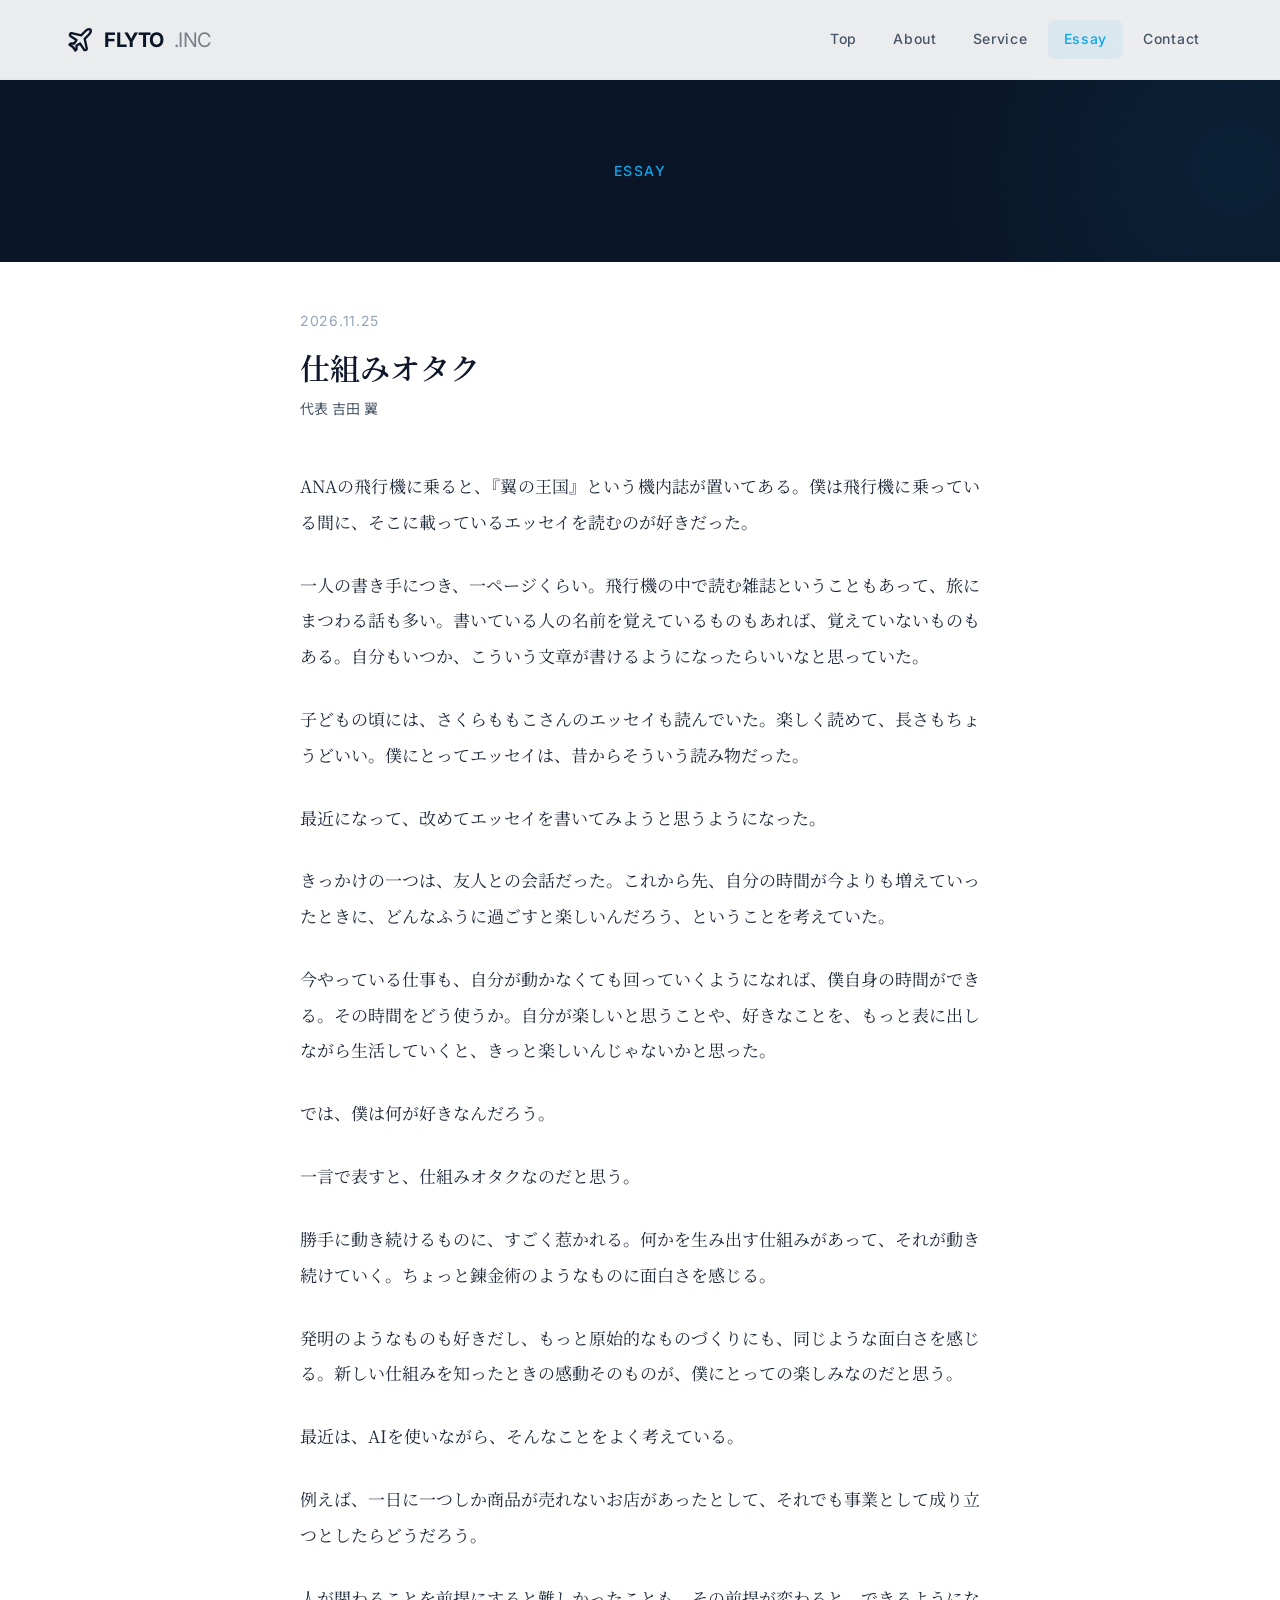
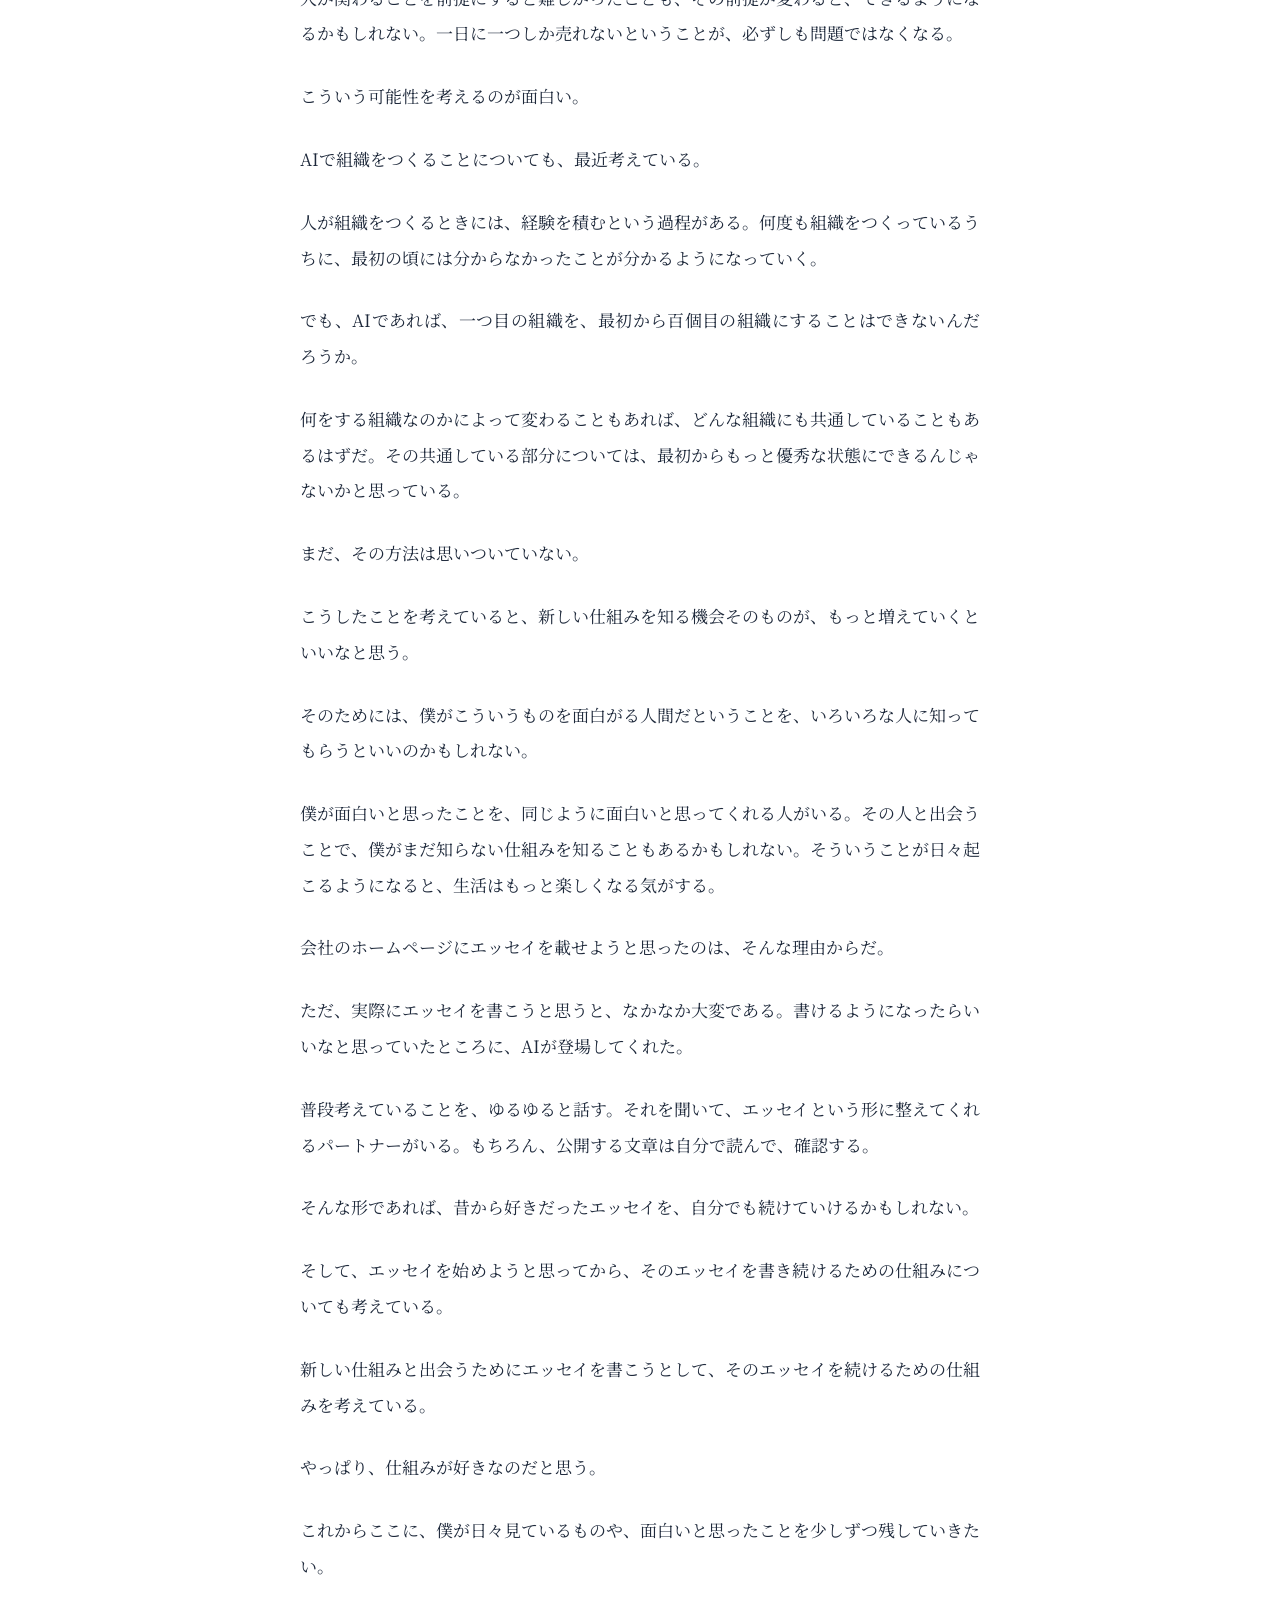
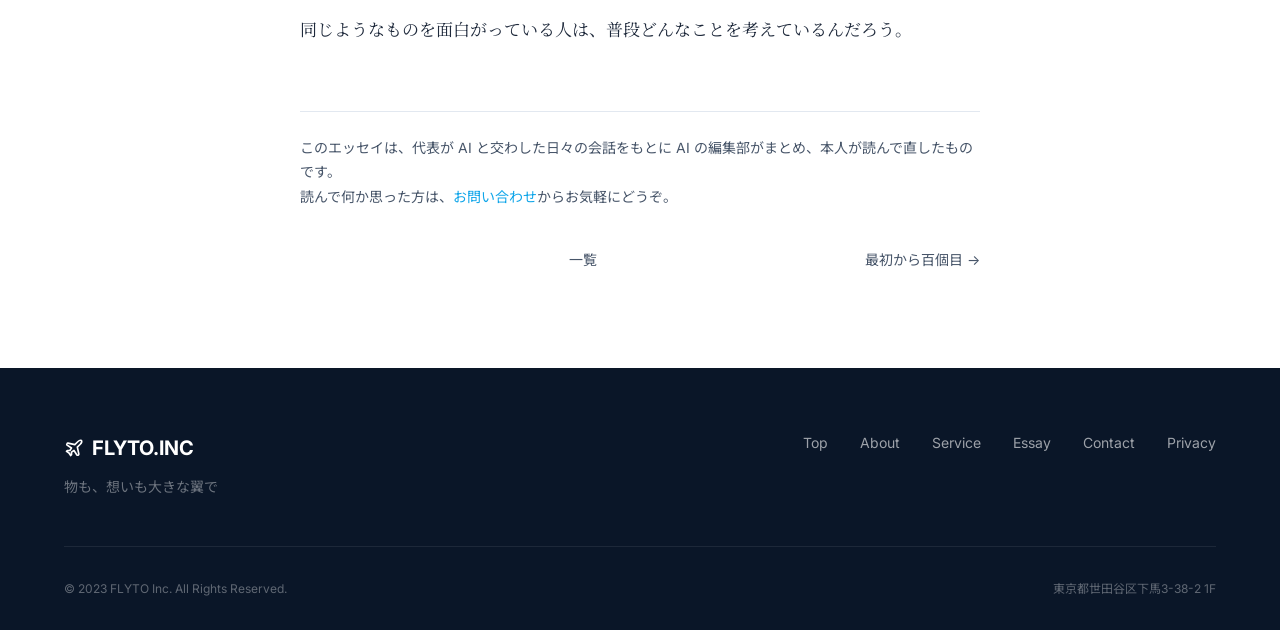
<file: essay/kakanai-essay.html>
<!DOCTYPE html>
<html lang="ja">
<head>
  <meta charset="UTF-8">
  <meta name="viewport" content="width=device-width, initial-scale=1.0">
  <title>仕組みオタク | Essay | FLYTO Inc.</title>
  <meta name="description" content="新しい仕組みに出会うことが好きで、そんな出会いが続いていく仕組みまで欲しくなってしまう。">
  <meta property="og:title" content="仕組みオタク | Essay | FLYTO Inc.">
  <meta property="og:description" content="新しい仕組みに出会うことが好きで、そんな出会いが続いていく仕組みまで欲しくなってしまう。">
  <meta property="og:type" content="article">
  <meta property="og:url" content="https://flyto.co.jp/essay/kakanai-essay.html">
  <meta name="twitter:card" content="summary">
  <link rel="canonical" href="https://flyto.co.jp/essay/kakanai-essay.html">
  <link rel="icon" type="image/svg+xml" href="../favicon.svg">
  <link rel="preconnect" href="https://fonts.googleapis.com">
  <link rel="preconnect" href="https://fonts.gstatic.com" crossorigin>
  <link href="https://fonts.googleapis.com/css2?family=Inter:wght@400;500;600;700&family=Noto+Sans+JP:wght@400;500;600;700&family=Noto+Serif+JP:wght@400;600&display=swap" rel="stylesheet">
  <link rel="stylesheet" href="../css/style.css">
  <link rel="alternate" type="application/rss+xml" title="FLYTO Essay" href="https://flyto.co.jp/essay/feed.xml">
</head>
<body>
  <header class="header" id="header">
    <div class="header__inner">
      <a href="../index.html" class="header__logo" aria-label="FLYTO Inc. ホーム">
        <span class="header__logo-icon"><svg viewBox="0 0 24 24" fill="none" stroke="currentColor" stroke-width="2" stroke-linecap="round" stroke-linejoin="round"><path d="M17.8 19.2L16 11l3.5-3.5C21 6 21.5 4 21 3c-1-.5-3 0-4.5 1.5L13 8 4.8 6.2c-.5-.1-.9.1-1.1.5l-.3.5c-.2.5-.1 1 .3 1.3L9 12l-2 3H4l-1 1 3 2 2 3 1-1v-3l3-2 3.5 5.3c.3.4.8.5 1.3.3l.5-.2c.4-.3.6-.7.5-1.2z"/></svg></span>
        FLYTO<span style="font-weight: 400; opacity: 0.5; margin-left: 2px">.INC</span>
      </a>
      <nav class="header__nav" id="headerNav">
        <a href="../index.html" class="header__nav-link">Top</a>
        <a href="../about.html" class="header__nav-link">About</a>
        <a href="../service.html" class="header__nav-link">Service</a>
        <a href="./" class="header__nav-link active">Essay</a>
        <a href="../contact.html" class="header__nav-link">Contact</a>
      </nav>
      <button class="header__hamburger" id="hamburger" aria-label="メニューを開く"><span></span><span></span><span></span></button>
    </div>
  </header>
  <nav class="mobile-nav" id="mobileNav">
    <div class="mobile-nav__inner">
      <a href="../index.html" class="mobile-nav__link">Top</a>
      <a href="../about.html" class="mobile-nav__link">About</a>
      <a href="../service.html" class="mobile-nav__link">Service</a>
      <a href="./" class="mobile-nav__link">Essay</a>
      <a href="../contact.html" class="mobile-nav__link">Contact</a>
    </div>
  </nav>

  <section class="page-header">
    <div class="container">
      <p class="page-header__label">Essay</p>
    </div>
  </section>
  <article class="essay">
    <div class="essay__inner">
      <p class="essay__date">2026.11.25</p>
      <h1 class="essay__title">仕組みオタク</h1>
      <p class="essay__byline">代表 吉田 翼</p>
      <div class="essay__body">
        <p>ANAの飛行機に乗ると、『翼の王国』という機内誌が置いてある。僕は飛行機に乗っている間に、そこに載っているエッセイを読むのが好きだった。</p>
        <p>一人の書き手につき、一ページくらい。飛行機の中で読む雑誌ということもあって、旅にまつわる話も多い。書いている人の名前を覚えているものもあれば、覚えていないものもある。自分もいつか、こういう文章が書けるようになったらいいなと思っていた。</p>
        <p>子どもの頃には、さくらももこさんのエッセイも読んでいた。楽しく読めて、長さもちょうどいい。僕にとってエッセイは、昔からそういう読み物だった。</p>
        <p>最近になって、改めてエッセイを書いてみようと思うようになった。</p>
        <p>きっかけの一つは、友人との会話だった。これから先、自分の時間が今よりも増えていったときに、どんなふうに過ごすと楽しいんだろう、ということを考えていた。</p>
        <p>今やっている仕事も、自分が動かなくても回っていくようになれば、僕自身の時間ができる。その時間をどう使うか。自分が楽しいと思うことや、好きなことを、もっと表に出しながら生活していくと、きっと楽しいんじゃないかと思った。</p>
        <p>では、僕は何が好きなんだろう。</p>
        <p>一言で表すと、仕組みオタクなのだと思う。</p>
        <p>勝手に動き続けるものに、すごく惹かれる。何かを生み出す仕組みがあって、それが動き続けていく。ちょっと錬金術のようなものに面白さを感じる。</p>
        <p>発明のようなものも好きだし、もっと原始的なものづくりにも、同じような面白さを感じる。新しい仕組みを知ったときの感動そのものが、僕にとっての楽しみなのだと思う。</p>
        <p>最近は、AIを使いながら、そんなことをよく考えている。</p>
        <p>例えば、一日に一つしか商品が売れないお店があったとして、それでも事業として成り立つとしたらどうだろう。</p>
        <p>人が関わることを前提にすると難しかったことも、その前提が変わると、できるようになるかもしれない。一日に一つしか売れないということが、必ずしも問題ではなくなる。</p>
        <p>こういう可能性を考えるのが面白い。</p>
        <p>AIで組織をつくることについても、最近考えている。</p>
        <p>人が組織をつくるときには、経験を積むという過程がある。何度も組織をつくっているうちに、最初の頃には分からなかったことが分かるようになっていく。</p>
        <p>でも、AIであれば、一つ目の組織を、最初から百個目の組織にすることはできないんだろうか。</p>
        <p>何をする組織なのかによって変わることもあれば、どんな組織にも共通していることもあるはずだ。その共通している部分については、最初からもっと優秀な状態にできるんじゃないかと思っている。</p>
        <p>まだ、その方法は思いついていない。</p>
        <p>こうしたことを考えていると、新しい仕組みを知る機会そのものが、もっと増えていくといいなと思う。</p>
        <p>そのためには、僕がこういうものを面白がる人間だということを、いろいろな人に知ってもらうといいのかもしれない。</p>
        <p>僕が面白いと思ったことを、同じように面白いと思ってくれる人がいる。その人と出会うことで、僕がまだ知らない仕組みを知ることもあるかもしれない。そういうことが日々起こるようになると、生活はもっと楽しくなる気がする。</p>
        <p>会社のホームページにエッセイを載せようと思ったのは、そんな理由からだ。</p>
        <p>ただ、実際にエッセイを書こうと思うと、なかなか大変である。書けるようになったらいいなと思っていたところに、AIが登場してくれた。</p>
        <p>普段考えていることを、ゆるゆると話す。それを聞いて、エッセイという形に整えてくれるパートナーがいる。もちろん、公開する文章は自分で読んで、確認する。</p>
        <p>そんな形であれば、昔から好きだったエッセイを、自分でも続けていけるかもしれない。</p>
        <p>そして、エッセイを始めようと思ってから、そのエッセイを書き続けるための仕組みについても考えている。</p>
        <p>新しい仕組みと出会うためにエッセイを書こうとして、そのエッセイを続けるための仕組みを考えている。</p>
        <p>やっぱり、仕組みが好きなのだと思う。</p>
        <p>これからここに、僕が日々見ているものや、面白いと思ったことを少しずつ残していきたい。</p>
        <p>同じようなものを面白がっている人は、普段どんなことを考えているんだろう。</p>
      </div>
      <aside class="essay__note">
        <p>このエッセイは、代表が AI と交わした日々の会話をもとに AI の編集部がまとめ、本人が読んで直したものです。</p>
        <p>読んで何か思った方は、<a href="../contact.html">お問い合わせ</a>からお気軽にどうぞ。</p>
      </aside>
      <nav class="essay__pager">
        <span></span>
        <a href="./" class="essay__pager-link">一覧</a>
        <a href="hyakkome.html" class="essay__pager-link">最初から百個目 →</a>
      </nav>
    </div>
  </article>
  <footer class="footer">
    <div class="container">
      <div class="footer__inner">
        <div class="footer__brand">
          <div class="footer__logo"><svg style="width:20px;height:20px;" viewBox="0 0 24 24" fill="none" stroke="currentColor" stroke-width="2" stroke-linecap="round" stroke-linejoin="round"><path d="M17.8 19.2L16 11l3.5-3.5C21 6 21.5 4 21 3c-1-.5-3 0-4.5 1.5L13 8 4.8 6.2c-.5-.1-.9.1-1.1.5l-.3.5c-.2.5-.1 1 .3 1.3L9 12l-2 3H4l-1 1 3 2 2 3 1-1v-3l3-2 3.5 5.3c.3.4.8.5 1.3.3l.5-.2c.4-.3.6-.7.5-1.2z"/></svg> FLYTO.INC</div>
          <p class="footer__tagline">物も、想いも大きな翼で</p>
        </div>
        <nav class="footer__nav">
          <a href="../index.html" class="footer__nav-link">Top</a>
          <a href="../about.html" class="footer__nav-link">About</a>
          <a href="../service.html" class="footer__nav-link">Service</a>
          <a href="./" class="footer__nav-link">Essay</a>
          <a href="../contact.html" class="footer__nav-link">Contact</a>
          <a href="../privacy.html" class="footer__nav-link">Privacy</a>
        </nav>
      </div>
      <div class="footer__bottom">
        <p class="footer__copy">&copy; 2023 FLYTO Inc. All Rights Reserved.</p>
        <p class="footer__address">東京都世田谷区下馬3-38-2 1F</p>
      </div>
    </div>
  </footer>
  <script src="../js/main.js"></script>
</body>
</html>
</file>
<file: css/style.css>
:root {
  /* ── Colors ── */
  --color-primary: #0A1628;
  --color-primary-light: #1a2d4a;
  --color-accent: #0EA5E9;
  --color-accent-hover: #38BDF8;
  --color-accent-subtle: rgba(14, 165, 233, 0.08);
  --color-white: #FFFFFF;
  --color-off-white: #F8FAFC;
  --color-gray-50: #F1F5F9;
  --color-gray-100: #E2E8F0;
  --color-gray-200: #CBD5E1;
  --color-gray-400: #94A3B8;
  --color-gray-500: #64748B;
  --color-gray-600: #475569;
  --color-gray-700: #334155;
  --color-gray-800: #1E293B;
  --color-text: #0F172A;
  --color-text-secondary: #475569;
  --color-text-light: #94A3B8;
  --color-border: #E2E8F0;
  --color-overlay: rgba(10, 22, 40, 0.6);

  /* ── Typography ── */
  --font-sans: 'Inter', 'Noto Sans JP', -apple-system, BlinkMacSystemFont, sans-serif;
  --font-display: 'Inter', 'Noto Sans JP', sans-serif;

  --text-xs: 0.75rem;
  --text-sm: 0.875rem;
  --text-base: 1rem;
  --text-lg: 1.125rem;
  --text-xl: 1.25rem;
  --text-2xl: 1.5rem;
  --text-3xl: 1.875rem;
  --text-4xl: 2.25rem;
  --text-5xl: 3rem;
  --text-6xl: 3.75rem;

  --leading-tight: 1.2;
  --leading-normal: 1.6;
  --leading-relaxed: 1.75;

  --tracking-tight: -0.025em;
  --tracking-normal: 0;
  --tracking-wide: 0.05em;
  --tracking-wider: 0.1em;

  /* ── Spacing ── */
  --space-1: 0.25rem;
  --space-2: 0.5rem;
  --space-3: 0.75rem;
  --space-4: 1rem;
  --space-5: 1.25rem;
  --space-6: 1.5rem;
  --space-8: 2rem;
  --space-10: 2.5rem;
  --space-12: 3rem;
  --space-16: 4rem;
  --space-20: 5rem;
  --space-24: 6rem;
  --space-32: 8rem;

  /* ── Layout ── */
  --container-max: 1200px;
  --container-narrow: 800px;
  --header-height: 80px;

  /* ── Effects ── */
  --radius-sm: 4px;
  --radius-md: 8px;
  --radius-lg: 12px;
  --radius-xl: 16px;
  --radius-2xl: 24px;

  --shadow-sm: 0 1px 2px rgba(0, 0, 0, 0.05);
  --shadow-md: 0 4px 6px -1px rgba(0, 0, 0, 0.07), 0 2px 4px -2px rgba(0, 0, 0, 0.05);
  --shadow-lg: 0 10px 15px -3px rgba(0, 0, 0, 0.08), 0 4px 6px -4px rgba(0, 0, 0, 0.04);
  --shadow-xl: 0 20px 25px -5px rgba(0, 0, 0, 0.08), 0 8px 10px -6px rgba(0, 0, 0, 0.04);
  --shadow-card: 0 1px 3px rgba(0, 0, 0, 0.04), 0 8px 24px rgba(0, 0, 0, 0.06);

  --transition-fast: 150ms ease;
  --transition-base: 250ms ease;
  --transition-slow: 400ms ease;
  --transition-smooth: 500ms cubic-bezier(0.4, 0, 0.2, 1);
}

/* ══════════════════════════════════════
   RESET & BASE
   ══════════════════════════════════════ */

*, *::before, *::after {
  box-sizing: border-box;
  margin: 0;
  padding: 0;
}

html {
  scroll-behavior: smooth;
  font-size: 16px;
  -webkit-font-smoothing: antialiased;
  -moz-osx-font-smoothing: grayscale;
}

body {
  font-family: var(--font-sans);
  font-size: var(--text-base);
  line-height: var(--leading-normal);
  color: var(--color-text);
  background-color: var(--color-white);
  overflow-x: hidden;
}

img {
  max-width: 100%;
  height: auto;
  display: block;
}

a {
  color: inherit;
  text-decoration: none;
}

ul, ol {
  list-style: none;
}

button {
  border: none;
  background: none;
  cursor: pointer;
  font-family: inherit;
}

/* ══════════════════════════════════════
   LAYOUT
   ══════════════════════════════════════ */

.container {
  width: 100%;
  max-width: var(--container-max);
  margin: 0 auto;
  padding: 0 var(--space-6);
}

.container--narrow {
  max-width: var(--container-narrow);
}

.section {
  padding: var(--space-24) 0;
}

.section--alt {
  background-color: var(--color-off-white);
}

.section--dark {
  background-color: var(--color-primary);
  color: var(--color-white);
}

/* ══════════════════════════════════════
   HEADER
   ══════════════════════════════════════ */

.header {
  position: fixed;
  top: 0;
  left: 0;
  right: 0;
  z-index: 1000;
  height: var(--header-height);
  background: rgba(255, 255, 255, 0.92);
  backdrop-filter: blur(20px);
  -webkit-backdrop-filter: blur(20px);
  border-bottom: 1px solid var(--color-border);
  transition: background var(--transition-base), box-shadow var(--transition-base);
}

.header.scrolled {
  box-shadow: var(--shadow-md);
}

.header__inner {
  display: flex;
  align-items: center;
  justify-content: space-between;
  height: 100%;
  max-width: var(--container-max);
  margin: 0 auto;
  padding: 0 var(--space-6);
}

.header__logo {
  font-family: var(--font-display);
  font-size: var(--text-xl);
  font-weight: 700;
  color: var(--color-primary);
  letter-spacing: var(--tracking-tight);
  display: flex;
  align-items: center;
  gap: var(--space-2);
}

.header__logo-icon {
  width: 32px;
  height: 32px;
  display: flex;
  align-items: center;
  justify-content: center;
}

.header__logo-icon svg {
  width: 28px;
  height: 28px;
}

.header__nav {
  display: flex;
  align-items: center;
  gap: var(--space-1);
}

.header__nav-link {
  font-size: var(--text-sm);
  font-weight: 500;
  color: var(--color-gray-600);
  padding: var(--space-2) var(--space-4);
  border-radius: var(--radius-md);
  transition: color var(--transition-fast), background-color var(--transition-fast);
  letter-spacing: var(--tracking-wide);
}

.header__nav-link:hover {
  color: var(--color-primary);
  background-color: var(--color-gray-50);
}

.header__nav-link.active {
  color: var(--color-accent);
  background-color: var(--color-accent-subtle);
}

/* Hamburger */
.header__hamburger {
  display: none;
  flex-direction: column;
  justify-content: center;
  align-items: center;
  width: 40px;
  height: 40px;
  gap: 5px;
  border-radius: var(--radius-md);
  transition: background-color var(--transition-fast);
}

.header__hamburger:hover {
  background-color: var(--color-gray-50);
}

.header__hamburger span {
  display: block;
  width: 20px;
  height: 2px;
  background-color: var(--color-primary);
  border-radius: 1px;
  transition: transform var(--transition-base), opacity var(--transition-base);
}

.header__hamburger.open span:nth-child(1) {
  transform: rotate(45deg) translate(2.5px, 2.5px);
}

.header__hamburger.open span:nth-child(2) {
  opacity: 0;
}

.header__hamburger.open span:nth-child(3) {
  transform: rotate(-45deg) translate(2.5px, -2.5px);
}

/* Mobile Nav */
.mobile-nav {
  display: none;
  position: fixed;
  top: var(--header-height);
  left: 0;
  right: 0;
  bottom: 0;
  background: rgba(255, 255, 255, 0.98);
  backdrop-filter: blur(20px);
  -webkit-backdrop-filter: blur(20px);
  z-index: 999;
  opacity: 0;
  visibility: hidden;
  transition: opacity var(--transition-base), visibility var(--transition-base);
}

.mobile-nav.open {
  opacity: 1;
  visibility: visible;
}

.mobile-nav__inner {
  display: flex;
  flex-direction: column;
  padding: var(--space-8) var(--space-6);
  gap: var(--space-2);
}

.mobile-nav__link {
  font-size: var(--text-lg);
  font-weight: 500;
  color: var(--color-gray-700);
  padding: var(--space-4) var(--space-4);
  border-radius: var(--radius-md);
  transition: color var(--transition-fast), background-color var(--transition-fast);
}

.mobile-nav__link:hover {
  color: var(--color-accent);
  background-color: var(--color-gray-50);
}

/* ══════════════════════════════════════
   HERO
   ══════════════════════════════════════ */

.hero {
  position: relative;
  min-height: 100vh;
  display: flex;
  align-items: center;
  justify-content: center;
  overflow: hidden;
  background: var(--color-primary);
}

.hero__bg {
  position: absolute;
  inset: 0;
  background-size: cover;
  background-position: center;
  background-repeat: no-repeat;
  transition: transform 8s ease;
}

.hero__bg::after {
  content: '';
  position: absolute;
  inset: 0;
  background: linear-gradient(
    135deg,
    rgba(10, 22, 40, 0.7) 0%,
    rgba(10, 22, 40, 0.4) 40%,
    rgba(10, 22, 40, 0.3) 100%
  );
}

.hero__content {
  position: relative;
  z-index: 1;
  text-align: center;
  color: var(--color-white);
  padding: var(--space-8);
  max-width: 800px;
}

.hero__tagline {
  font-family: var(--font-display);
  font-size: var(--text-sm);
  font-weight: 500;
  letter-spacing: var(--tracking-wider);
  text-transform: uppercase;
  color: var(--color-accent);
  margin-bottom: var(--space-6);
  opacity: 0;
  transform: translateY(20px);
  animation: fadeInUp 0.8s ease forwards 0.3s;
}

.hero__title {
  font-family: var(--font-display);
  font-size: var(--text-5xl);
  font-weight: 700;
  line-height: var(--leading-tight);
  letter-spacing: var(--tracking-tight);
  margin-bottom: var(--space-6);
  opacity: 0;
  transform: translateY(20px);
  animation: fadeInUp 0.8s ease forwards 0.5s;
}

.hero__title-sub {
  display: block;
  font-size: var(--text-2xl);
  font-weight: 400;
  color: rgba(255, 255, 255, 0.85);
  margin-top: var(--space-3);
  letter-spacing: var(--tracking-normal);
}

.hero__description {
  font-size: var(--text-lg);
  line-height: var(--leading-relaxed);
  color: rgba(255, 255, 255, 0.8);
  max-width: 560px;
  margin: 0 auto;
  opacity: 0;
  transform: translateY(20px);
  animation: fadeInUp 0.8s ease forwards 0.7s;
}

.hero__scroll-indicator {
  position: absolute;
  bottom: var(--space-10);
  left: 50%;
  transform: translateX(-50%);
  display: flex;
  flex-direction: column;
  align-items: center;
  gap: var(--space-2);
  color: rgba(255, 255, 255, 0.5);
  font-size: var(--text-xs);
  letter-spacing: var(--tracking-wider);
  text-transform: uppercase;
  opacity: 0;
  animation: fadeIn 1s ease forwards 1.2s;
}

.hero__scroll-indicator::after {
  content: '';
  width: 1px;
  height: 40px;
  background: linear-gradient(to bottom, rgba(255,255,255,0.5), transparent);
  animation: scrollLine 2s ease infinite;
}

/* ══════════════════════════════════════
   SECTION HEADERS
   ══════════════════════════════════════ */

.section-header {
  text-align: center;
  margin-bottom: var(--space-16);
}

.section-header__label {
  font-size: var(--text-sm);
  font-weight: 600;
  letter-spacing: var(--tracking-wider);
  text-transform: uppercase;
  color: var(--color-accent);
  margin-bottom: var(--space-4);
}

.section-header__title {
  font-family: var(--font-display);
  font-size: var(--text-3xl);
  font-weight: 700;
  letter-spacing: var(--tracking-tight);
  color: var(--color-primary);
  margin-bottom: var(--space-4);
}

.section--dark .section-header__title {
  color: var(--color-white);
}

.section-header__divider {
  width: 48px;
  height: 3px;
  background: var(--color-accent);
  border-radius: 2px;
  margin: 0 auto;
}

/* ══════════════════════════════════════
   CARDS
   ══════════════════════════════════════ */

.cards-grid {
  display: grid;
  grid-template-columns: repeat(3, 1fr);
  gap: var(--space-8);
}

.card {
  background: var(--color-white);
  border-radius: var(--radius-xl);
  padding: var(--space-10) var(--space-8);
  text-align: center;
  border: 1px solid var(--color-border);
  transition: transform var(--transition-smooth), box-shadow var(--transition-smooth), border-color var(--transition-smooth);
  position: relative;
  overflow: hidden;
}

.card::before {
  content: '';
  position: absolute;
  top: 0;
  left: 0;
  right: 0;
  height: 3px;
  background: linear-gradient(90deg, var(--color-accent), var(--color-accent-hover));
  transform: scaleX(0);
  transition: transform var(--transition-smooth);
}

.card:hover {
  transform: translateY(-4px);
  box-shadow: var(--shadow-xl);
  border-color: transparent;
}

.card:hover::before {
  transform: scaleX(1);
}

.card__icon {
  width: 64px;
  height: 64px;
  margin: 0 auto var(--space-6);
  display: flex;
  align-items: center;
  justify-content: center;
  background: var(--color-accent-subtle);
  border-radius: var(--radius-lg);
  color: var(--color-accent);
  transition: background-color var(--transition-base), transform var(--transition-base);
}

.card:hover .card__icon {
  background: var(--color-accent);
  color: var(--color-white);
  transform: scale(1.05);
}

.card__icon svg {
  width: 28px;
  height: 28px;
}

.card__title {
  font-family: var(--font-display);
  font-size: var(--text-xl);
  font-weight: 700;
  color: var(--color-primary);
  margin-bottom: var(--space-2);
}

.card__subtitle {
  font-size: var(--text-sm);
  color: var(--color-accent);
  font-weight: 500;
  margin-bottom: var(--space-4);
  letter-spacing: var(--tracking-wide);
}

.card__description {
  font-size: var(--text-sm);
  line-height: var(--leading-relaxed);
  color: var(--color-text-secondary);
}

.card__link {
  display: inline-block;
  margin-top: 1rem;
  font-size: var(--text-sm);
  font-weight: 600;
  color: var(--color-accent);
  text-decoration: none;
  transition: opacity 0.2s;
}

.card__link:hover {
  opacity: 0.7;
}

/* ══════════════════════════════════════
   COMPANY INFO TABLE
   ══════════════════════════════════════ */

.info-table {
  width: 100%;
  max-width: var(--container-narrow);
  margin: 0 auto;
}

.info-table__row {
  display: flex;
  border-bottom: 1px solid var(--color-border);
  padding: var(--space-5) 0;
  align-items: baseline;
}

.info-table__label {
  flex: 0 0 180px;
  font-size: var(--text-sm);
  font-weight: 600;
  color: var(--color-primary);
  letter-spacing: var(--tracking-wide);
}

.info-table__value {
  flex: 1;
  font-size: var(--text-base);
  color: var(--color-text-secondary);
  line-height: var(--leading-relaxed);
}

/* ══════════════════════════════════════
   CTA SECTION
   ══════════════════════════════════════ */

.cta {
  text-align: center;
  padding: var(--space-20) var(--space-6);
}

.cta__title {
  font-family: var(--font-display);
  font-size: var(--text-3xl);
  font-weight: 700;
  color: var(--color-white);
  margin-bottom: var(--space-4);
}

.cta__description {
  font-size: var(--text-lg);
  color: rgba(255, 255, 255, 0.8);
  margin-bottom: var(--space-8);
  max-width: 500px;
  margin-left: auto;
  margin-right: auto;
}

.btn {
  display: inline-flex;
  align-items: center;
  gap: var(--space-2);
  font-size: var(--text-sm);
  font-weight: 600;
  padding: var(--space-3) var(--space-6);
  border-radius: var(--radius-md);
  transition: all var(--transition-base);
  letter-spacing: var(--tracking-wide);
}

.btn--primary {
  background: var(--color-accent);
  color: var(--color-white);
}

.btn--primary:hover {
  background: var(--color-accent-hover);
  transform: translateY(-1px);
  box-shadow: 0 4px 12px rgba(14, 165, 233, 0.35);
}

.btn--outline {
  border: 1.5px solid var(--color-white);
  color: var(--color-white);
}

.btn--outline:hover {
  background: var(--color-white);
  color: var(--color-primary);
}

.btn--lg {
  font-size: var(--text-base);
  padding: var(--space-4) var(--space-8);
  border-radius: var(--radius-lg);
}

.btn svg {
  width: 16px;
  height: 16px;
}

/* ══════════════════════════════════════
   CONTACT FORM
   ══════════════════════════════════════ */

.contact-form {
  max-width: var(--container-narrow);
  margin: 0 auto;
}

.form-group {
  margin-bottom: var(--space-6);
}

.form-group__label {
  display: block;
  font-size: var(--text-sm);
  font-weight: 600;
  color: var(--color-primary);
  margin-bottom: var(--space-2);
}

.form-group__label .required {
  color: #EF4444;
  margin-left: var(--space-1);
}

.form-group__input,
.form-group__textarea {
  width: 100%;
  padding: var(--space-3) var(--space-4);
  font-family: var(--font-sans);
  font-size: var(--text-base);
  color: var(--color-text);
  background: var(--color-white);
  border: 1.5px solid var(--color-border);
  border-radius: var(--radius-md);
  transition: border-color var(--transition-fast), box-shadow var(--transition-fast);
  outline: none;
}

.form-group__input:focus,
.form-group__textarea:focus {
  border-color: var(--color-accent);
  box-shadow: 0 0 0 3px rgba(14, 165, 233, 0.12);
}

.form-group__textarea {
  resize: vertical;
  min-height: 160px;
}

/* ══════════════════════════════════════
   FOOTER
   ══════════════════════════════════════ */

.footer {
  background: var(--color-primary);
  color: rgba(255, 255, 255, 0.6);
  padding: var(--space-16) 0 var(--space-8);
}

.footer__inner {
  display: flex;
  justify-content: space-between;
  align-items: flex-start;
  margin-bottom: var(--space-12);
}

.footer__brand {
  flex: 0 0 auto;
}

.footer__logo {
  font-family: var(--font-display);
  font-size: var(--text-xl);
  font-weight: 700;
  color: var(--color-white);
  margin-bottom: var(--space-3);
  display: flex;
  align-items: center;
  gap: var(--space-2);
}

.footer__logo svg {
  width: 24px;
  height: 24px;
}

.footer__tagline {
  font-size: var(--text-sm);
  color: rgba(255, 255, 255, 0.4);
}

.footer__nav {
  display: flex;
  gap: var(--space-8);
}

.footer__nav-link {
  font-size: var(--text-sm);
  color: rgba(255, 255, 255, 0.6);
  transition: color var(--transition-fast);
}

.footer__nav-link:hover {
  color: var(--color-white);
}

.footer__bottom {
  border-top: 1px solid rgba(255, 255, 255, 0.08);
  padding-top: var(--space-8);
  display: flex;
  justify-content: space-between;
  align-items: center;
}

.footer__copy {
  font-size: var(--text-xs);
  color: rgba(255, 255, 255, 0.35);
}

.footer__address {
  font-size: var(--text-xs);
  color: rgba(255, 255, 255, 0.35);
}

/* ══════════════════════════════════════
   PAGE HEADER (inner pages)
   ══════════════════════════════════════ */

.page-header {
  padding-top: calc(var(--header-height) + var(--space-20));
  padding-bottom: var(--space-16);
  background: var(--color-primary);
  color: var(--color-white);
  text-align: center;
  position: relative;
  overflow: hidden;
}

.page-header::before {
  content: '';
  position: absolute;
  top: -50%;
  right: -20%;
  width: 600px;
  height: 600px;
  border-radius: 50%;
  background: radial-gradient(circle, rgba(14, 165, 233, 0.08) 0%, transparent 70%);
  pointer-events: none;
}

.page-header__label {
  font-size: var(--text-sm);
  font-weight: 500;
  letter-spacing: var(--tracking-wider);
  text-transform: uppercase;
  color: var(--color-accent);
  margin-bottom: var(--space-4);
}

.page-header__title {
  font-family: var(--font-display);
  font-size: var(--text-4xl);
  font-weight: 700;
  letter-spacing: var(--tracking-tight);
}

/* ══════════════════════════════════════
   MISSION SECTION
   ══════════════════════════════════════ */

.mission {
  text-align: center;
  max-width: var(--container-narrow);
  margin: 0 auto;
}

.mission__text {
  font-size: var(--text-xl);
  line-height: var(--leading-relaxed);
  color: var(--color-text-secondary);
}

.mission__text em {
  font-style: normal;
  color: var(--color-accent);
  font-weight: 600;
}

/* ══════════════════════════════════════
   SCROLL ANIMATIONS
   ══════════════════════════════════════ */

.reveal {
  opacity: 0;
  transform: translateY(30px);
  transition: opacity 0.6s ease, transform 0.6s ease;
}

.reveal.visible {
  opacity: 1;
  transform: translateY(0);
}

.reveal-delay-1 { transition-delay: 0.1s; }
.reveal-delay-2 { transition-delay: 0.2s; }
.reveal-delay-3 { transition-delay: 0.3s; }

/* ══════════════════════════════════════
   KEYFRAMES
   ══════════════════════════════════════ */

@keyframes fadeInUp {
  to {
    opacity: 1;
    transform: translateY(0);
  }
}

@keyframes fadeIn {
  to { opacity: 1; }
}

@keyframes scrollLine {
  0% { transform: scaleY(0); transform-origin: top; }
  50% { transform: scaleY(1); transform-origin: top; }
  51% { transform: scaleY(1); transform-origin: bottom; }
  100% { transform: scaleY(0); transform-origin: bottom; }
}

/* ══════════════════════════════════════
   RESPONSIVE
   ══════════════════════════════════════ */

@media (max-width: 768px) {
  :root {
    --header-height: 64px;
  }

  .header__nav {
    display: none;
  }

  .header__hamburger {
    display: flex;
  }

  .mobile-nav {
    display: block;
  }

  .hero__title {
    font-size: var(--text-3xl);
  }

  .hero__title-sub {
    font-size: var(--text-lg);
  }

  .hero__description {
    font-size: var(--text-base);
  }

  .cards-grid {
    grid-template-columns: 1fr;
    gap: var(--space-6);
  }

  .section {
    padding: var(--space-16) 0;
  }

  .section-header {
    margin-bottom: var(--space-10);
  }

  .section-header__title {
    font-size: var(--text-2xl);
  }

  .info-table__row {
    flex-direction: column;
    gap: var(--space-1);
  }

  .info-table__label {
    flex: none;
  }

  .footer__inner {
    flex-direction: column;
    gap: var(--space-8);
  }

  .footer__nav {
    flex-wrap: wrap;
    gap: var(--space-4) var(--space-6);
  }

  .footer__bottom {
    flex-direction: column;
    gap: var(--space-3);
    text-align: center;
  }

  .page-header {
    padding-top: calc(var(--header-height) + var(--space-12));
    padding-bottom: var(--space-10);
  }

  .page-header__title {
    font-size: var(--text-3xl);
  }

  .cta__title {
    font-size: var(--text-2xl);
  }
}

@media (max-width: 480px) {
  .container {
    padding: 0 var(--space-4);
  }

  .hero__content {
    padding: var(--space-4);
  }

  .hero__title {
    font-size: var(--text-2xl);
  }

  .card {
    padding: var(--space-8) var(--space-6);
  }
}

/* ── Essay (flyto-essay) ── */
.essay { padding: var(--space-12) var(--space-6) var(--space-24); }
.essay__inner { max-width: 680px; margin: 0 auto; }
.essay__date { font-size: var(--text-sm); color: var(--color-text-light); letter-spacing: var(--tracking-wide); }
.essay__title { font-family: 'Noto Serif JP', serif; font-size: var(--text-3xl); font-weight: 600; line-height: 1.5; margin: var(--space-3) 0 var(--space-2); color: var(--color-text); }
.essay__byline { font-size: var(--text-sm); color: var(--color-text-secondary); margin-bottom: var(--space-12); }
.essay__body p { font-family: 'Noto Serif JP', serif; font-size: 1.0625rem; line-height: 2.1; color: var(--color-gray-800); margin-bottom: 1.6em; text-align: justify; }
.essay__note { margin-top: var(--space-16); padding-top: var(--space-6); border-top: 1px solid var(--color-border); font-size: var(--text-sm); color: var(--color-text-secondary); line-height: var(--leading-relaxed); }
.essay__note a { color: var(--color-accent); }
.essay__pager { display: flex; justify-content: space-between; gap: var(--space-4); margin-top: var(--space-10); font-size: var(--text-sm); }
.essay__pager-link { color: var(--color-text-secondary); }
.essay__pager-link:hover { color: var(--color-accent); }
.essay-list { max-width: 720px; margin: 0 auto; padding: 0 var(--space-6); }
.essay-list__lead { color: var(--color-text-secondary); line-height: var(--leading-relaxed); margin-bottom: var(--space-10); }
.essay-list__item { display: block; padding: var(--space-8) 0; border-top: 1px solid var(--color-border); color: inherit; }
.essay-list__item:last-child { border-bottom: 1px solid var(--color-border); }
.essay-list__date { font-size: var(--text-sm); color: var(--color-text-light); }
.essay-list__title { font-family: 'Noto Serif JP', serif; font-size: var(--text-2xl); font-weight: 600; margin: var(--space-2) 0; transition: color .2s; }
.essay-list__item:hover .essay-list__title { color: var(--color-accent); }
.essay-list__excerpt { color: var(--color-text-secondary); line-height: var(--leading-relaxed); }
@media (max-width: 768px) { .essay__title { font-size: var(--text-2xl); } .essay__body p { font-size: 1rem; line-height: 2; } }
</file>
